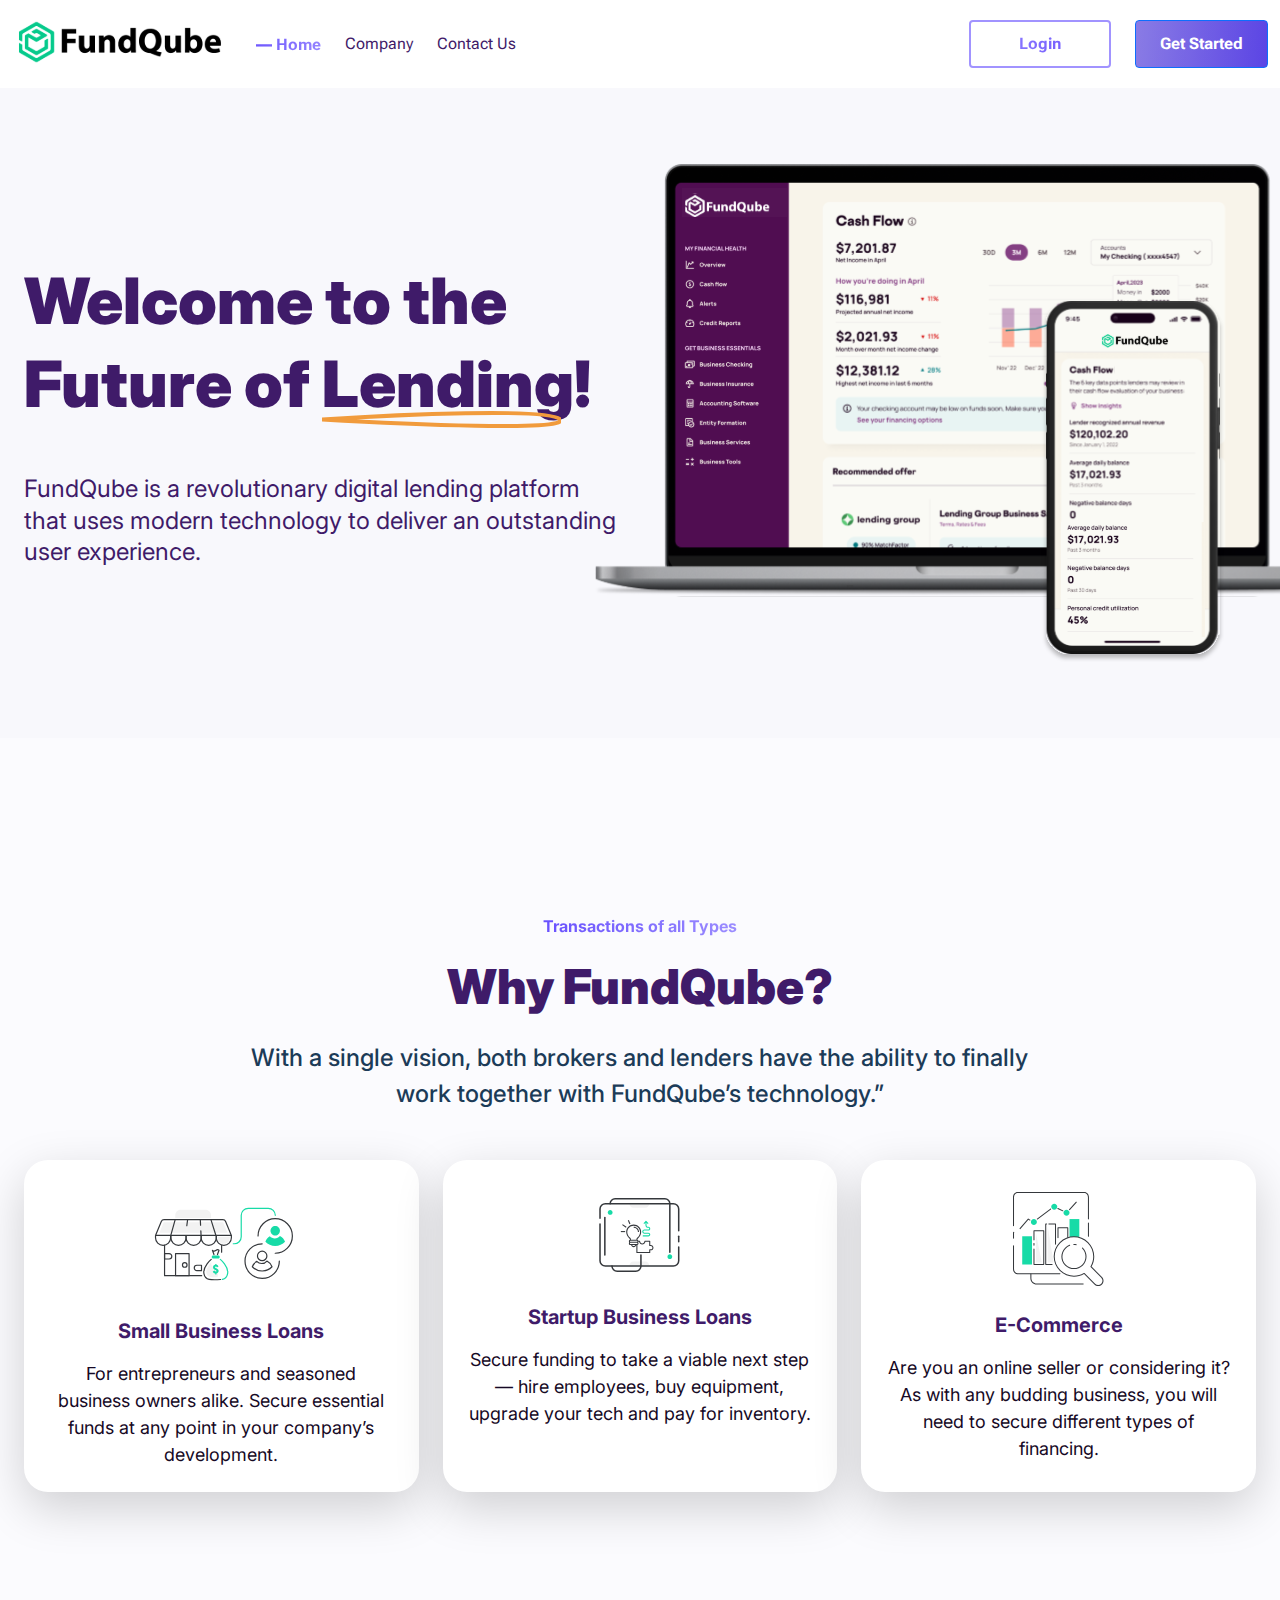
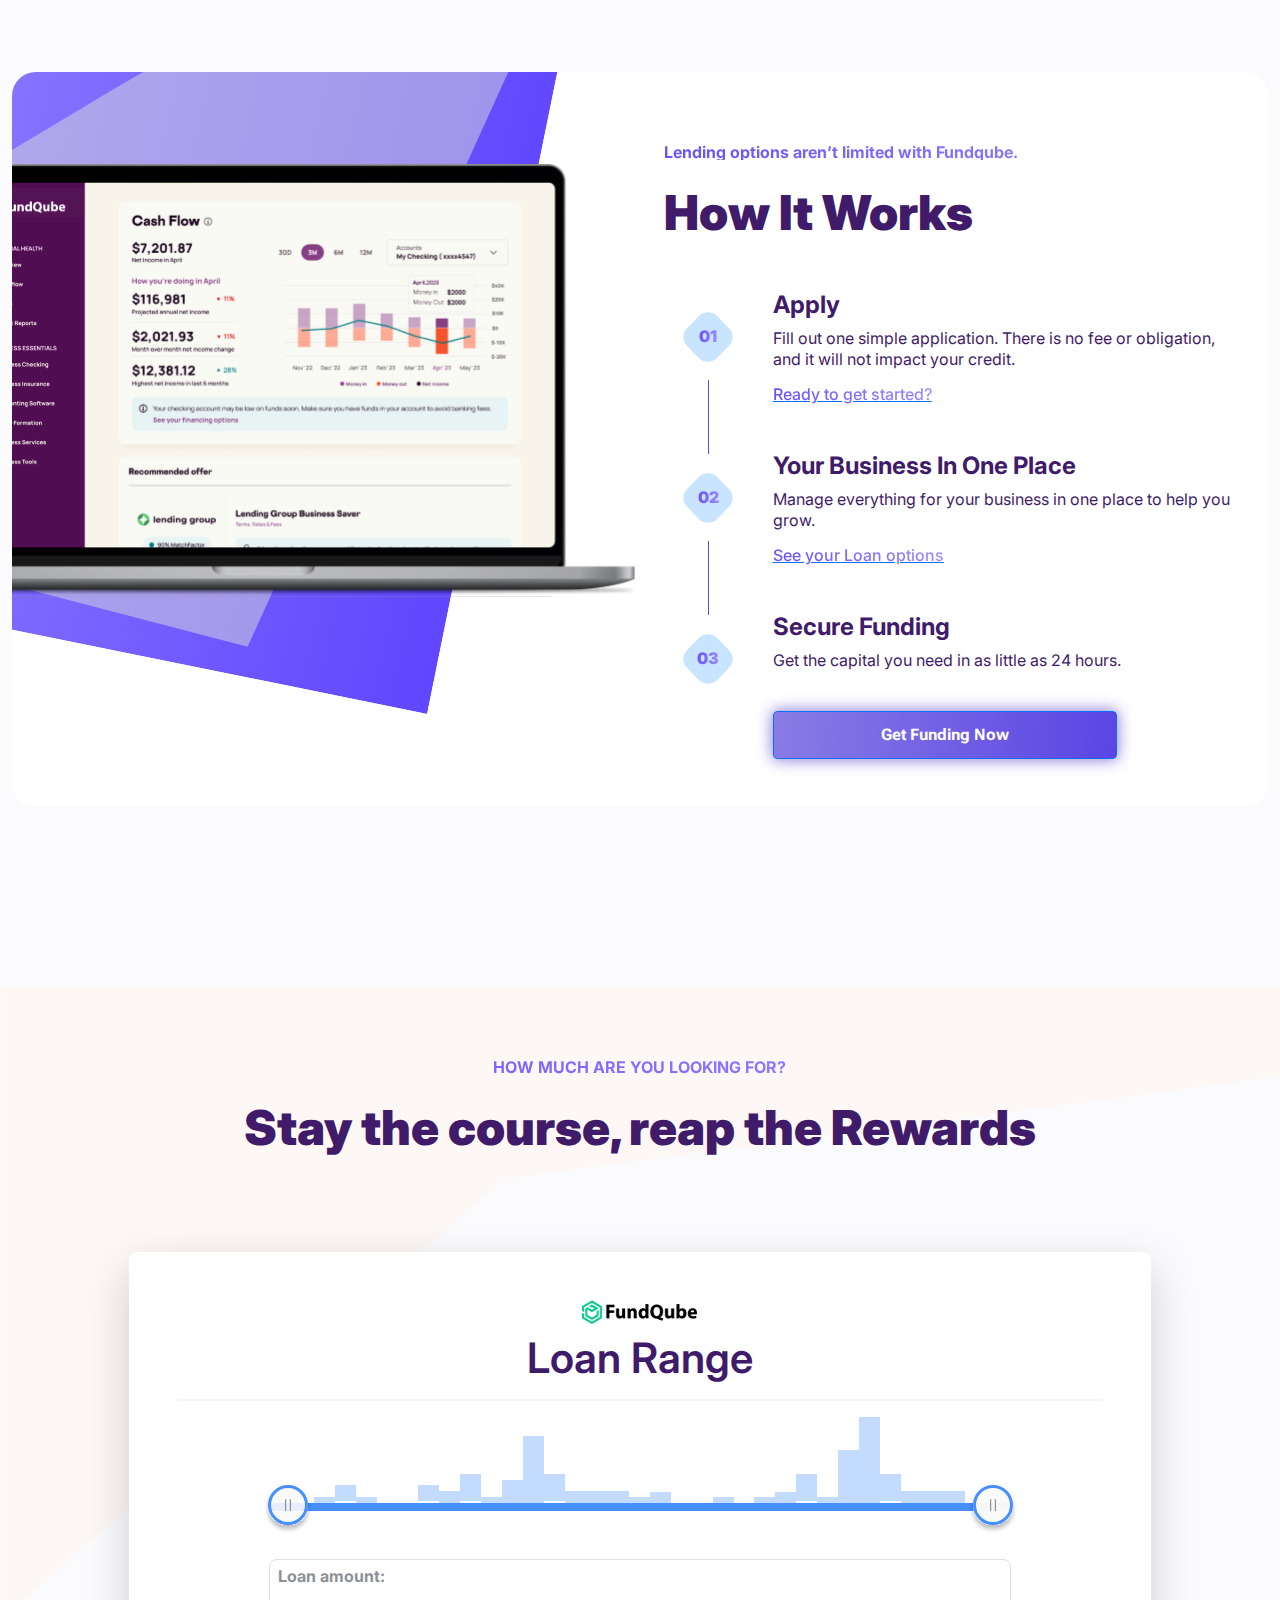
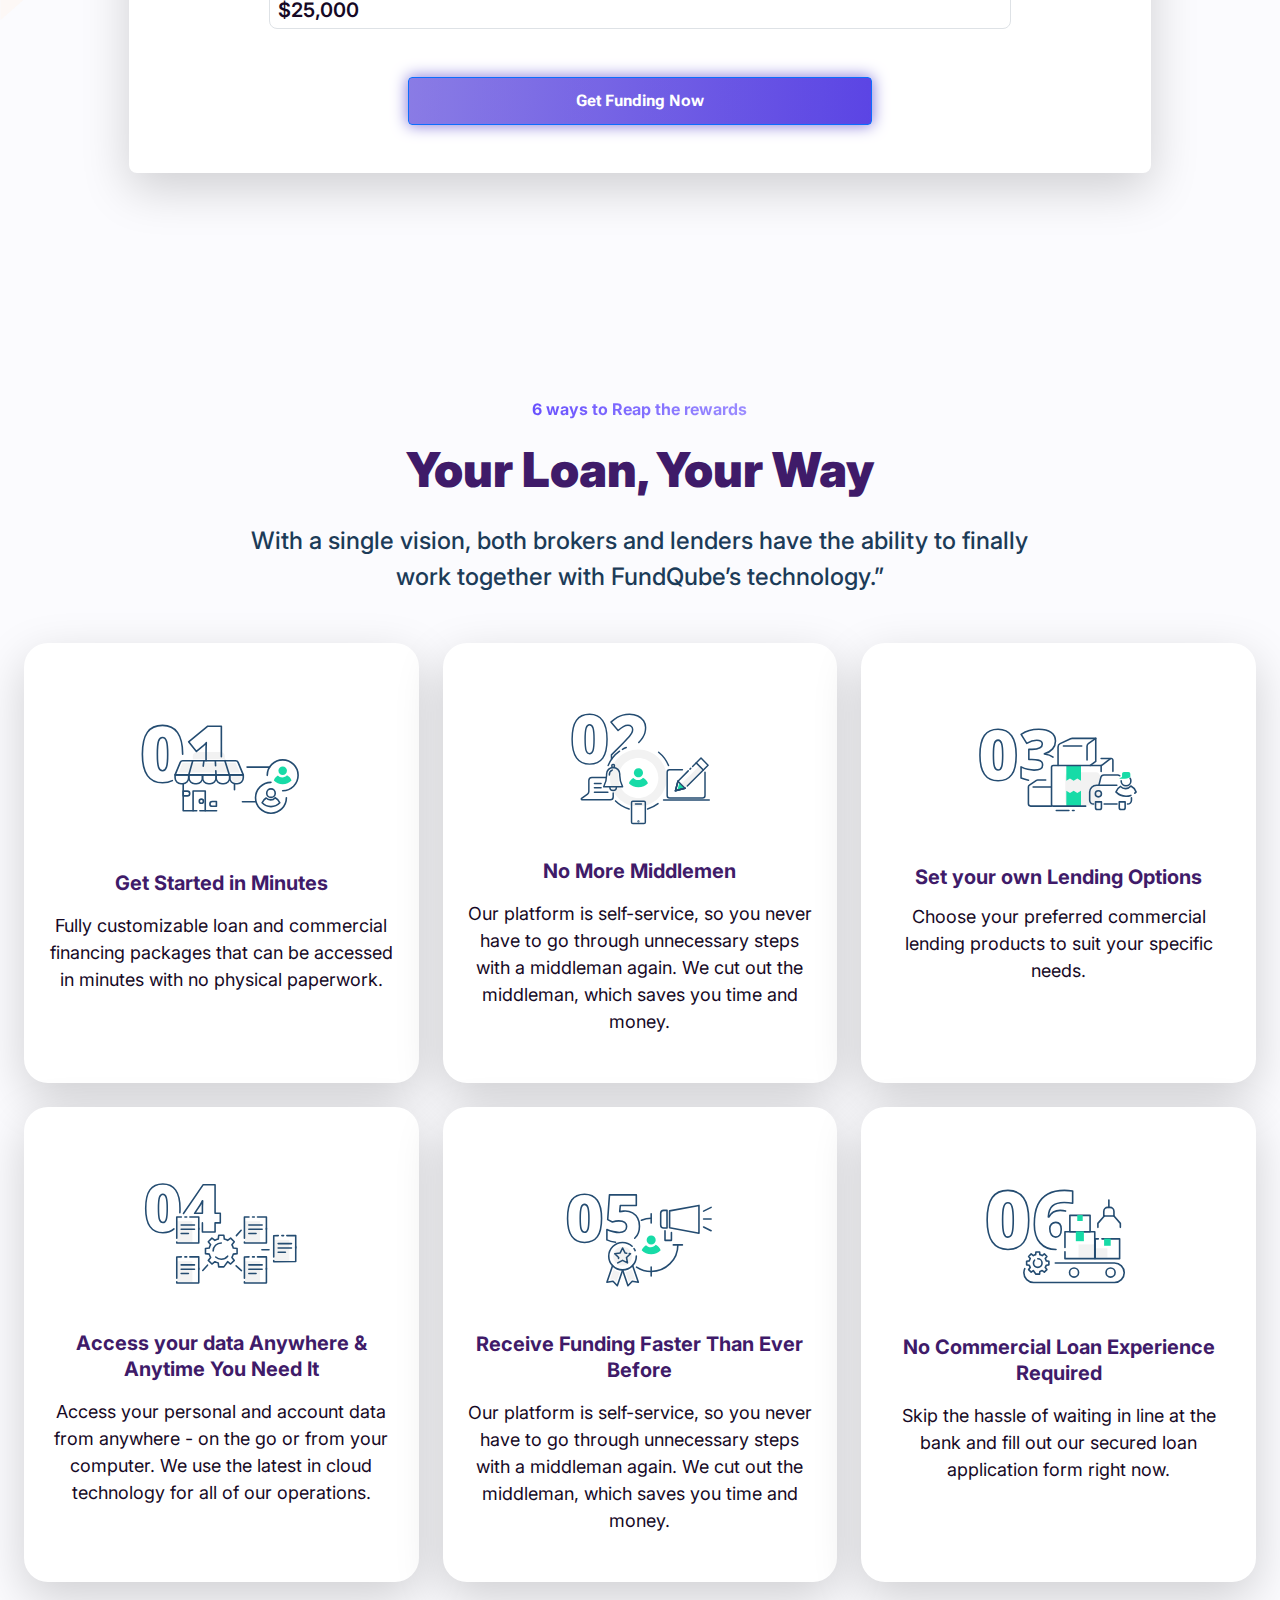
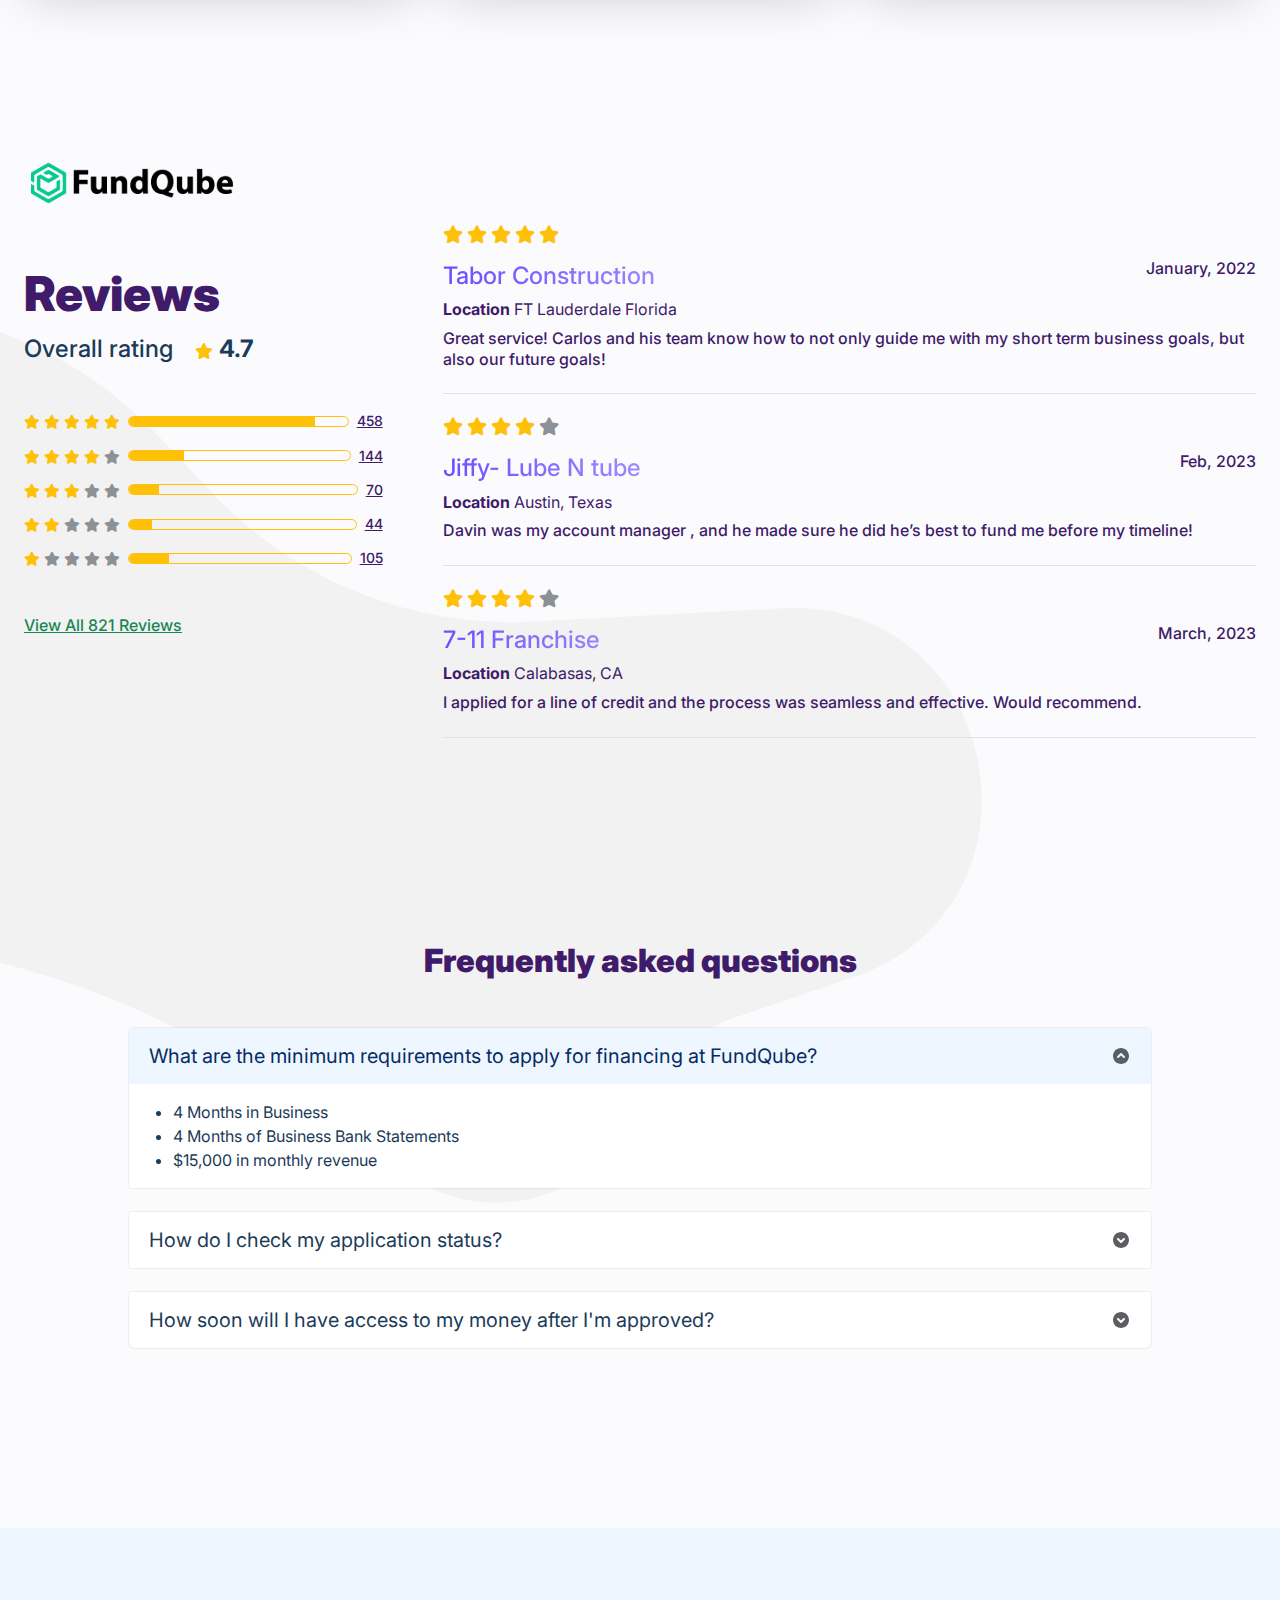
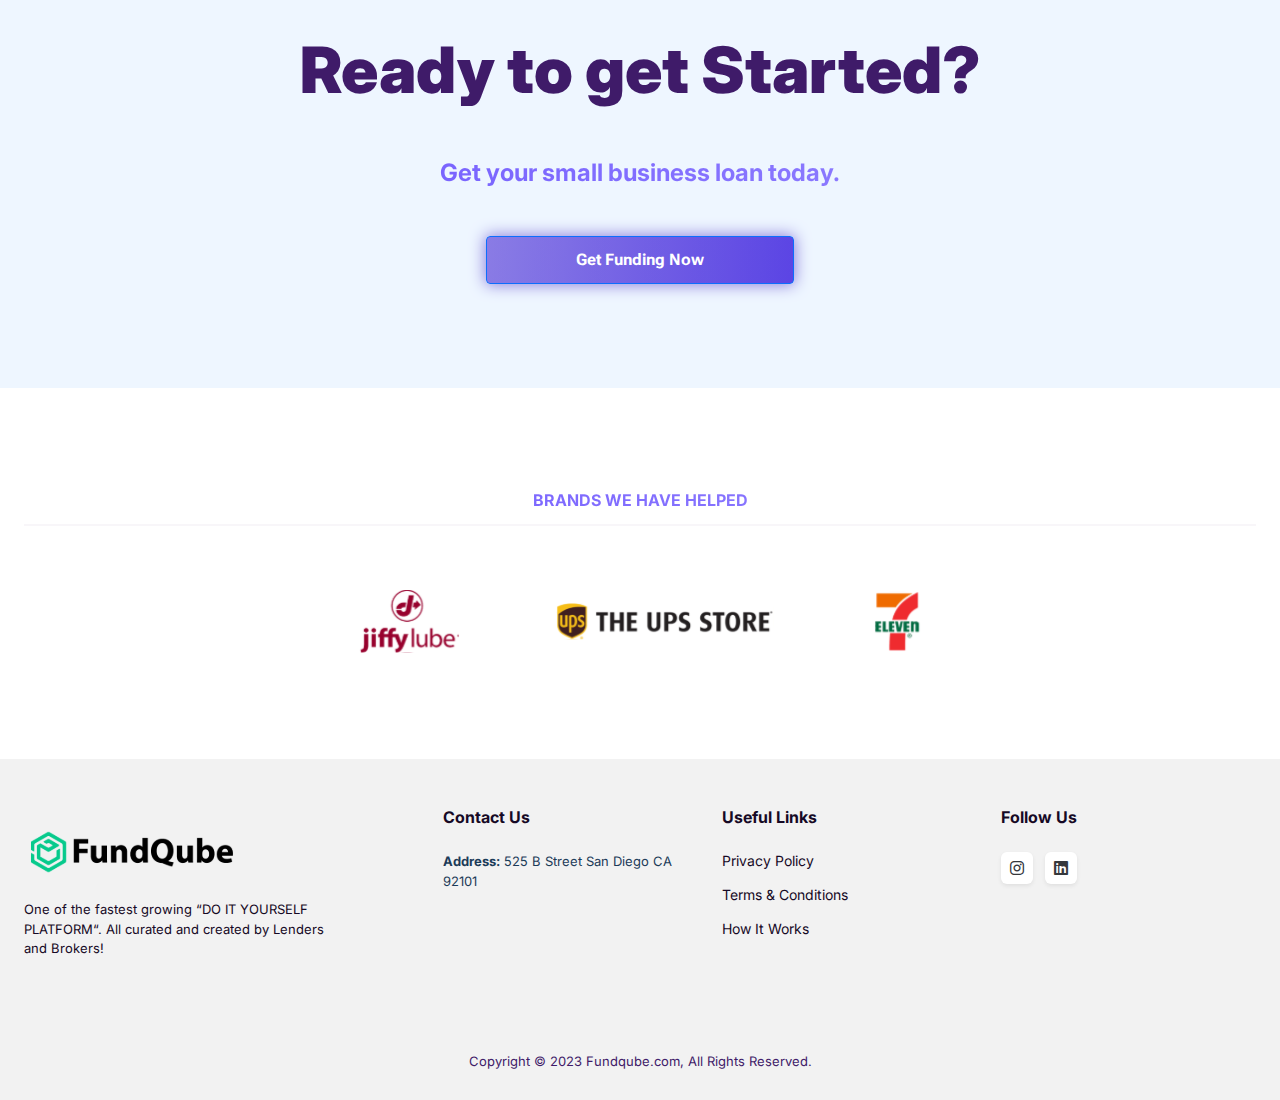
<file: index.html>
<!doctype html>
<html lang="en">
<head>
<meta charset="utf-8" />
<meta name="viewport" content="width=device-width, initial-scale=1" />
<link rel="shortcut icon" href="images/favicon.png" type="image/x-icon" />
<title>FundQube</title>
<link href="https://cdn.jsdelivr.net/npm/bootstrap@5.3.2/dist/css/bootstrap.min.css" rel="stylesheet" />
<link href="https://cdnjs.cloudflare.com/ajax/libs/font-awesome/6.4.2/css/all.min.css" rel="stylesheet" />
<link href="css/custom.css" rel="stylesheet" />
</head>
<body>
<div class="blurlayer">
  <nav class="navbar navbar-expand-lg bg-white py-3 fixed-top z-5">
    <div class="container"> <a class="navbar-brand" href="index.html"><img src="images/logo.svg" alt="Logo" class="img-fluid" /></a>
      <button class="navbar-toggler" type="button" data-bs-toggle="collapse" data-bs-target="#navbarSupportedContent" aria-controls="navbarSupportedContent" aria-expanded="false" aria-label="Toggle navigation"> <span class="navbar-toggler-icon"></span> </button>
      <div class="collapse navbar-collapse" id="navbarSupportedContent">
        <ul class="navbar-nav me-auto mb-2 mb-lg-0">
          <li class="nav-item"> <a class="nav-link active" aria-current="page" href="index.html"><strong>&mdash;</strong> Home</a> </li>
          <li class="nav-item"> <a class="nav-link" href="about-us.html" role="button" > <strong>&mdash;</strong> Company </a>
          </li>
          <li class="nav-item"> <a class="nav-link" href="contact-us.html"><strong>—</strong> Contact Us</a> </li>
          <!--<li class="nav-item"> <a class="nav-link" href="javascript:;"><strong>—</strong> Blog</a> </li>-->
        </ul>
        <form class="d-flex gap-4" role="search">
            <a href="login.html" class="btn btn-secondary px-lg-5 px-md-3 px-sm-2 centered-anchor">Login</a>
            <a href="get-started.html" class="btn btn-primary px-lg-4 px-md-3 px-sm-2 centered-anchor">Get Started</a>
        </form>
      </div>
    </div>
  </nav>
  
  <!-- Top Navigation Code Ends Here -->
  
  <section class="main-banner position-relative d-flex align-items-center">
    <div class="container">
      <div class="row">
        <div class="col-md-6">
          <h1 class="fw-900 line-height-1-3 text-custom3">Welcome to the Future of <span class="position-relative">Lending!</span></h1>
          <p class="d-block pt-5 fs-24 line-height-1-3">FundQube is a revolutionary digital lending platform that uses modern technology to deliver an outstanding user experience.</p>
        </div>
      </div>
    </div>
    <img src="images/banner-laptop.svg" alt="Banner Laptop" class="img-fluid position-absolute top-50 end-0 translate-middle-y" /> </section>
  
  <!-- Main Banner Code Ends Here -->
  
  <section class="why-fund section-top-space">
    <div class="container">
      <div class="row">
        <div class="col-lg-2 col-md-1"> </div>
        <div class="col-lg-8 col-md-10 text-center"> <strong class="secondary-color fs-16 fw-700">Transactions of all Types</strong>
          <h2 class="text-primary py-4 fs-48 fw-900">Why FundQube?</h2>
          <span class="fs-24 fw-500 line-height-1-5 text-custom mb-2">With a single vision, both brokers and lenders have the ability to
          finally work together with FundQube&rsquo;s technology.&rdquo;</span> </div>
        <div class="col-lg-2 col-md-1"> </div>
      </div>
      <div class="row align-items-stretch">
        <div class="col-md-4 mt-5">
          <div class="why-fund-box bg-white shadow-lg p-4 text-center radius-24 h-100"> <img src="images/why-fund-icon1.svg" alt="Icon" class="mt-2" /> <strong class="d-block mt-4 mb-3 fw-700 fs-20 line-height-1-3">Small Business Loans</strong>
            <p class="text-custom2 fs-18 line-height-1-5">For entrepreneurs and seasoned business owners alike. Secure essential funds at any point in your company’s development.</p>
          </div>
        </div>
        <div class="col-md-4 mt-5">
          <div class="why-fund-box bg-white shadow-lg p-4 text-center radius-24 h-100"> <img src="images/why-fund-icon2.svg" alt="Icon" class="mt-2" /> <strong class="d-block mt-4 mb-3 fw-700 fs-20 line-height-1-3">Startup Business Loans</strong>
            <p class="text-custom2 fs-18 line-height-1-5">Secure funding to take a viable next step — hire employees, buy equipment, upgrade your tech and pay for inventory.</p>
          </div>
        </div>
        <div class="col-md-4 mt-5">
          <div class="why-fund-box bg-white shadow-lg p-4 text-center radius-24 h-100"> <img src="images/why-fund-icon3.svg" alt="Icon" class="mt-2" /> <strong class="d-block mt-4 mb-3 fw-700 fs-20 line-height-1-3">E-Commerce</strong>
            <p class="text-custom2 fs-18 line-height-1-5">Are you an online seller or considering it? As with any budding business, you will need to secure different types of financing.</p>
          </div>
        </div>
      </div>
    </div>
    <div class="clearfix"></div>
  </section>
  
  <!-- Why Fund Code Ends Here -->
  
  <div class="container section-top-space">
    <section class="how-it-works bg-white radius-24 overflow-hidden">
      <div class="row">
        <div class="col-md-6 p-0"> <img src="images/how-it-works.svg" alt="Hpw It Works Laptop" class="img-fluid" /> </div>
        <div class="col-md-6 px-md-4"> <strong class="secondary-color fs-16 fw-700 pt-5 mt-4 d-block">Lending options aren&rsquo;t limited with Fundqube.</strong>
          <h2 class="text-primary py-4 fs-48 fw-900">How It Works</h2>
          <div class="row py-4 position-relative">
            <div class="col-2">
              <h3 class="fw-900 text-center mt-3"><b class="secondary-color">01</b></h3>
            </div>
            <div class="col-10"> <strong class="fs-24 fw-700 line-height-1-3">Apply</strong>
              <p class="fs-16 mt-2 mb-3 line-height-1-3">Fill out one simple application. There is no fee or obligation, and it will not impact your credit.</p>
              <a class="fs-16 fw-500 secondary-color link-underline" href="javascript:;">Ready to get started?</a> </div>
          </div>
          <div class="row py-4 position-relative">
            <div class="col-2">
              <h3 class="fw-900 text-center mt-3"><b class="secondary-color">02</b></h3>
            </div>
            <div class="col-10"> <strong class="fs-24 fw-700 line-height-1-3">Your Business In One Place</strong>
              <p class="fs-16 mt-2 mb-3 line-height-1-3">Manage everything for your business in one place to help you grow.</p>
              <a class="fs-16 fw-500 secondary-color link-underline" href="javascript:;">See your Loan options</a> </div>
          </div>
          <div class="row py-4">
            <div class="col-2">
              <h3 class="fw-900 text-center mt-3"><b class="secondary-color">03</b></h3>
            </div>
            <div class="col-10"> <strong class="fs-24 fw-700 line-height-1-3">Secure Funding</strong>
              <p class="fs-16 mt-2 mb-3 line-height-1-3">Get the capital you need in as little as 24 hours.</p>
              <button class="btn btn-primary w-75 my-4 b-shadow btn-canvas" data-bs-toggle="offcanvas" data-bs-target="#submitNow" aria-controls="submitNow">Get Funding Now</button>
            </div>
          </div>
        </div>
      </div>
    </section>
  </div>
  
  <!-- How It Works Code Ends Here -->
  
  <section class="stay-the-course section-top-space py-5">
    <div class="container">
      <div class="row">
        <div class="col-lg-1 col-md-12"></div>
        <div class="col-lg-10 col-md-12"> <strong class="secondary-color fs-16 fw-700 pt-4 d-block text-uppercase text-center">How much are you looking for?</strong>
          <h2 class="text-primary pt-4 pb-5 fs-48 fw-900 text-center">Stay the course, reap the Rewards</h2>
          <div class="range-slider-box bg-white borde rounded-3 p-md-5 shadow-lg mt-5"> <img src="images/logo.svg" alt="Logo" width="123" class="img-fluid text-center mx-auto d-block mb-2" />
            <h3 class="fw-600 fs-42 custom-color2 text-center">Loan Range</h3>
            <hr />
            <img src="images/range-slider.svg" alt="Range Slider Buildings" class="img-fluid mx-auto text-center d-block mt-2" />
            <div class="outerrainge">
              <div id="slider-range"></div>
              <div class="row mt-5 align-items-center">
                <div class="col-md-12 p-0">
                  <div class="border rounded-3 p-2 w-100"> <strong class="fw500 fs-16 text-light">Loan amount:</strong> <br />
                    <br />
                    <span class="fw-600 fs-20 text-custom2" id="slider-range-value1"></span> </div>
                </div>
              </div>
            </div>
            <div class="text-center mt-5">
              <button class="btn btn-primary w-50 b-shadow btn-canvas" data-bs-toggle="offcanvas" data-bs-target="#submitNow" aria-controls="submitNow">Get Funding Now</button>
            </div>
          </div>
        </div>
        <div class="col-lg-1 col-md-12"></div>
      </div>
    </div>
  </section>
  
  <!-- Stay The Course Code Ends Here -->
  
  <section class="why-fund section-top-space">
    <div class="container">
      <div class="row">
        <div class="col-lg-2 col-md-1"> </div>
        <div class="col-lg-8 col-md-10 text-center"> 
          <strong class="secondary-color fs-16 fw-700">6 ways to Reap the rewards</strong>
          <h2 class="text-primary py-4 fs-48 fw-900">Your Loan, Your Way</h2>
          <span class="fs-24 fw-500 line-height-1-5 text-custom mb-2">With a single vision, both brokers and lenders have the ability to finally work together with FundQube&rsquo;s technology.&rdquo;</span> </div>
        <div class="col-lg-2 col-md-1"> </div>
      </div>
      <div class="row align-items-stretch">
        <div class="col-md-4 mt-5">
          <div class="why-fund-box bg-white shadow-lg px-4 py-5 text-center radius-24 h-100"> <img src="images/your-loan-icon1.svg" alt="Icon" class="mt-2" /> <strong class="d-block mt-4 mb-3 fw-700 fs-20 line-height-1-3">Get Started in Minutes</strong>
            <p class="text-custom2 fs-18 line-height-1-5">Fully customizable loan and commercial financing packages that can be accessed in minutes with no physical paperwork.</p>
          </div>
        </div>
        <div class="col-md-4 mt-5">
          <div class="why-fund-box bg-white shadow-lg px-4 py-5 text-center radius-24 h-100"> <img src="images/your-loan-icon2.svg" alt="Icon" class="mt-2" /> <strong class="d-block mt-4 mb-3 fw-700 fs-20 line-height-1-3">No More Middlemen</strong>
            <p class="text-custom2 fs-18 line-height-1-5">Our platform is self-service, so you never have to go through unnecessary steps with a middleman again. We cut out the middleman, which saves you time and money.</p>
          </div>
        </div>
        <div class="col-md-4 mt-5">
          <div class="why-fund-box bg-white shadow-lg px-4 py-5 text-center radius-24 h-100"> <img src="images/your-loan-icon3.svg" alt="Icon" class="mt-2" /> <strong class="d-block mt-4 mb-3 fw-700 fs-20">Set your own Lending Options</strong>
            <p class="text-custom2 fs-18 line-height-1-5">Choose your preferred commercial lending products to suit your specific needs.</p>
          </div>
        </div>
      </div>
      <div class="row align-items-stretch">
        <div class="col-md-4 mt-4">
          <div class="why-fund-box bg-white shadow-lg px-4 py-5 text-center radius-24 h-100"> <img src="images/your-loan-icon4.svg" alt="Icon" class="mt-2" /> <strong class="d-block mt-4 mb-3 fw-700 fs-20 line-height-1-3">Access your data Anywhere &amp; Anytime You Need It</strong>
            <p class="text-custom2 fs-18 line-height-1-5">Access your personal and account data from anywhere - on the go or from your computer. We use the latest in cloud technology for all of our operations.</p>
          </div>
        </div>
        <div class="col-md-4 mt-4">
          <div class="why-fund-box bg-white shadow-lg px-4 py-5 text-center radius-24 h-100"> <img src="images/your-loan-icon5.svg" alt="Icon" class="mt-2" /> <strong class="d-block mt-4 mb-3 fw-700 fs-20 line-height-1-3">Receive Funding Faster Than Ever Before</strong>
            <p class="text-custom2 fs-18 line-height-1-5">Our platform is self-service, so you never have to go through unnecessary steps with a middleman again. We cut out the middleman, which saves you time and money.</p>
          </div>
        </div>
        <div class="col-md-4 mt-4">
          <div class="why-fund-box bg-white shadow-lg px-4 py-5 text-center radius-24 h-100"> <img src="images/your-loan-icon6.svg" alt="Icon" class="mt-2" /> <strong class="d-block mt-4 mb-3 fw-700 fs-20 line-height-1-3">No Commercial Loan Experience Required</strong>
            <p class="text-custom2 fs-18 line-height-1-5">Skip the hassle of waiting in line at the bank and fill out our secured loan application form right now.</p>
          </div>
        </div>
      </div>
    </div>
    <div class="clearfix"></div>
  </section>
  
  <!-- Your Loan Code Ends Here -->
  
  <section class="combine-sections">
    <div class="container">
      <section class="three-sections section-top-space">
        <div class="row">
          <div class="col-lg-4 col-md-5 pe-md-5"> <img src="images/logo.svg" alt="Logo" class="img-fluid mb-5" width="216" />
            <h3 class="fs-48 line-height-1-3 text-custom3 fw-900 my-2">Reviews</h3>
            <span class="fs-24 line-height-1-3 fw-500 text-custom d-block mb-5">Overall rating <i class="ms-3 fs-16 fas fa-star text-warning"></i> <strong>4.7</strong></span>
            <div class="d-flex gap-2 align-items-center mb-3">
              <div class="stars"> <i class="fas fa-star text-warning fs-14"></i> <i class="fas fa-star text-warning fs-14"></i> <i class="fas fa-star text-warning fs-14"></i> <i class="fas fa-star text-warning fs-14"></i> <i class="fas fa-star text-warning fs-14"></i> </div>
              <div class="col">
                <div class="progress bg-transparent border-warning border" role="progressbar" aria-label="Warning example" aria-valuenow="85" aria-valuemin="0" aria-valuemax="100">
                  <div class="progress-bar bg-warning" style="width: 85%"></div>
                </div>
              </div>
              <u class="fs-14 fw-500 line-height-1-3 text-start">458</u> </div>
            <div class="d-flex gap-2 align-items-center mb-3">
              <div class="stars"> <i class="fas fa-star text-warning fs-14"></i> <i class="fas fa-star text-warning fs-14"></i> <i class="fas fa-star text-warning fs-14"></i> <i class="fas fa-star text-warning fs-14"></i> <i class="fas fa-star text-light fs-14"></i> </div>
              <div class="col">
                <div class="progress bg-transparent border-warning border" role="progressbar" aria-label="Warning example" aria-valuenow="25" aria-valuemin="0" aria-valuemax="100">
                  <div class="progress-bar bg-warning" style="width: 25%"></div>
                </div>
              </div>
              <u class="fs-14 fw-500 line-height-1-3 text-start">144</u> </div>
            <div class="d-flex gap-2 align-items-center mb-3">
              <div class="stars"> <i class="fas fa-star text-warning fs-14"></i> <i class="fas fa-star text-warning fs-14"></i> <i class="fas fa-star text-warning fs-14"></i> <i class="fas fa-star text-light fs-14"></i> <i class="fas fa-star text-light fs-14"></i> </div>
              <div class="col">
                <div class="progress bg-transparent border-warning border" role="progressbar" aria-label="Warning example" aria-valuenow="13" aria-valuemin="0" aria-valuemax="100">
                  <div class="progress-bar bg-warning" style="width: 13%"></div>
                </div>
              </div>
              <u class="fs-14 fw-500 line-height-1-3 text-start">70</u> </div>
            <div class="d-flex gap-2 align-items-center mb-3">
              <div class="stars"> <i class="fas fa-star text-warning fs-14"></i> <i class="fas fa-star text-warning fs-14"></i> <i class="fas fa-star text-light fs-14"></i> <i class="fas fa-star text-light fs-14"></i> <i class="fas fa-star text-light fs-14"></i> </div>
              <div class="col">
                <div class="progress bg-transparent border-warning border" role="progressbar" aria-label="Warning example" aria-valuenow="10" aria-valuemin="0" aria-valuemax="100">
                  <div class="progress-bar bg-warning" style="width: 10%"></div>
                </div>
              </div>
              <u class="fs-14 fw-500 line-height-1-3 text-start">44</u> </div>
            <div class="d-flex gap-2 align-items-center mb-3">
              <div class="stars"> <i class="fas fa-star text-warning fs-14"></i> <i class="fas fa-star text-light fs-14"></i> <i class="fas fa-star text-light fs-14"></i> <i class="fas fa-star text-light fs-14"></i> <i class="fas fa-star text-light fs-14"></i> </div>
              <div class="col">
                <div class="progress bg-transparent border-warning border" role="progressbar" aria-label="Warning example" aria-valuenow="18" aria-valuemin="0" aria-valuemax="100">
                  <div class="progress-bar bg-warning" style="width: 18%"></div>
                </div>
              </div>
              <u class="fs-14 fw-500 line-height-1-3 text-start">105</u> </div>
            <a class="text-success fs-16 fw-500 line-height-1-3 text-capitalize mt-5 d-block" href="javascript:;">View all 821 reviews</a> </div>
          <div class="col-lg-8 colmd-7 pt-5">
            <div class="reviews">
              <div class="d-flex justify-content-between align-items-center">
                <div>
                  <div class="stars my-3"> <i class="fas fa-star text-warning fs-18"></i> <i class="fas fa-star text-warning fs-18"></i> <i class="fas fa-star text-warning fs-18"></i> <i class="fas fa-star text-warning fs-18"></i> <i class="fas fa-star text-warning fs-18"></i> </div>
                  <h3 class="fs-24 line-height-1-3 fw-500 secondary-color">Tabor Construction</h3>
                  <small class="fs-16 line-height-1-3 text-custom3 d-block my-2"><strong>Location</strong> FT Lauderdale Florida</small> </div>
                <div class="fs-16 line-height-1-3 fw-500">January, 2022</div>
              </div>
              <p class="fs-16 line-height-1-3 fw-500 text-custom3">Great service! Carlos and his team know how to not only guide me with my short term business goals, but also our future goals!</p>
              <b class="border-bottom d-block mt-4"></b> </div>
            <div class="reviews mt-2">
              <div class="d-flex justify-content-between align-items-center">
                <div>
                  <div class="stars my-3"> <i class="fas fa-star text-warning fs-18"></i> <i class="fas fa-star text-warning fs-18"></i> <i class="fas fa-star text-warning fs-18"></i> <i class="fas fa-star text-warning fs-18"></i> <i class="fas fa-star text-light fs-18"></i> </div>
                  <h3 class="fs-24 line-height-1-3 fw-500 secondary-color">Jiffy- Lube N tube</h3>
                  <small class="fs-16 line-height-1-3 text-custom3 d-block my-2"><strong>Location</strong> Austin, Texas</small> </div>
                <div class="fs-16 line-height-1-3 fw-500">Feb, 2023</div>
              </div>
              <p class="fs-16 line-height-1-3 fw-500 text-custom3">Davin was my account manager , and he made sure he did he’s best to fund me before my timeline!</p>
              <b class="border-bottom d-block mt-4"></b> </div>
            <div class="reviews mt-2">
              <div class="d-flex justify-content-between align-items-center">
                <div>
                  <div class="stars my-3"> <i class="fas fa-star text-warning fs-18"></i> <i class="fas fa-star text-warning fs-18"></i> <i class="fas fa-star text-warning fs-18"></i> <i class="fas fa-star text-warning fs-18"></i> <i class="fas fa-star text-light fs-18"></i> </div>
                  <h3 class="fs-24 line-height-1-3 fw-500 secondary-color">7-11 Franchise</h3>
                  <small class="fs-16 line-height-1-3 text-custom3 d-block my-2"><strong>Location</strong> Calabasas, CA</small> </div>
                <div class="fs-16 line-height-1-3 fw-500">March, 2023</div>
              </div>
              <p class="fs-16 line-height-1-3 fw-500 text-custom3">I applied for a line of credit and the process was seamless and effective. Would recommend.</p>
              <b class="border-bottom d-block mt-4"></b> </div>
          </div>
        </div>
      </section>
      <section class="faqs section-top-space">
        <h2 class="text-primary py-4 fs-32 fw-900 text-center">Frequently asked questions</h2>
        <div class="row">
          <div class="col-lg-1 colmd-12"></div>
          <div class="col-lg-10 colmd-12">
            <div class="accordion" id="accordionExample">
              <div class="accordion-item mt-4 shadow-md">
                <h2 class="accordion-header">
                  <button class="accordion-button fs-20 text-custom" type="button" data-bs-toggle="collapse" data-bs-target="#collapseOne" aria-expanded="true" aria-controls="collapseOne"> What are the minimum requirements to apply for financing at FundQube? </button>
                </h2>
                <div id="collapseOne" class="accordion-collapse collapse show" data-bs-parent="#accordionExample">
                  <div class="accordion-body bg-white fs-16 line-height-1-5">
                    <ul class="ps-4 fs-16 text-custom">
                      <li>4 Months in Business</li>
                      <li>4 Months of Business Bank Statements</li>
                      <li>$15,000 in monthly revenue</li>
                    </ul>
                  </div>
                </div>
              </div>
              <div class="accordion-item mt-4 shadow-md">
                <h2 class="accordion-header">
                  <button class="accordion-button collapsed fs-20 text-custom" type="button" data-bs-toggle="collapse" data-bs-target="#collapseTwo" aria-expanded="false" aria-controls="collapseTwo"> How do I check my application status? </button>
                </h2>
                <div id="collapseTwo" class="accordion-collapse collapse" data-bs-parent="#accordionExample">
                  <div class="accordion-body bg-white fs-16 line-height-1-5">
                    <p class="m-0 fs-16 line-height-1-3">Login to your portal at <a href="https://fundqube.oi" target="_blank">fundqube.oi</a> to check your application status. It can take up to 2 business days for an update to occur.</p>
                  </div>
                </div>
              </div>
              <div class="accordion-item mt-4 shadow-md">
                <h2 class="accordion-header">
                  <button class="accordion-button collapsed fs-20 text-custom" type="button" data-bs-toggle="collapse" data-bs-target="#collapseThree" aria-expanded="false" aria-controls="collapseThree"> How soon will I have access to my money after I&apos;m approved? </button>
                </h2>
                <div id="collapseThree" class="accordion-collapse collapse" data-bs-parent="#accordionExample">
                  <div class="accordion-body bg-white fs-16 line-height-1-5">
                    <p class="m-0 fs-16 line-height-1-3">Depends on the financing product and partner that you are paired with, however we estimate it would take anywhere from 24-72 hours to receive the capital from receipt of initial required documentation.</p>
                  </div>
                </div>
              </div>
            </div>
          </div>
          <div class="col-lg-1 colmd-12"></div>
        </div>
      </section>
    </div>
  </section>
  
  <!-- Comined Sections Code Ends Here -->
  
  <section class="ready py-5 section-top-space">
    <div class="container py-2">
      <div class="row">
        <div class="col-12 text-center">
          <h2 class="fw-900 text-primary mt-5">Ready to get Started?</h2>
          <p class="fs-24 fw-700 line-height-1-3 secondary-color my-5">Get your small business loan today.</p>
          <button class="btn btn-primary w-25 mb-5 b-shadow btn-canvas" data-bs-toggle="offcanvas" data-bs-target="#submitNow" aria-controls="submitNow"> Get Funding Now</button>
        </div>
      </div>
    </div>
  </section>
  
  <!-- Ready Sections Code Ends Here -->
  
  <section class="py-5 bg-white">
    <div class="container py-2">
      <div class="row">
        <div class="col-12 text-center">
          <strong class="secondary-color fs-16 fw-700 text-uppercase mt-5 mt-5 d-block">brands we have helped</strong>
          <!--<h2 class="text-primary py-4 fs-32 fw-900">As seen in</h2>-->
          <hr />
          <div class="d-flex gap-5 align-items-center justify-content-center pb-5">
            <a href="javascript:;" class="mt-5 mx-md-4"><img src="images/brand1.svg" alt="Brands" class="img-fluid" /></a>
            <a href="javascript:;" class="mt-5 mx-md-4"><img src="images/brand2.svg" alt="Brands" class="img-fluid" /></a>
            <a href="javascript:;" class="mt-5 mx-md-4"><img src="images/brand3.svg" alt="Brands" class="img-fluid" /></a>
          </div>
        </div>
      </div>
    </div>
  </section>
  
  <!-- Brands Sections Code Ends Here -->
  
  <footer class="pt-5 pb-3" style="background: #F2F2F2;">
    <div class="container">
      <div class="row">
        <div class="col-md-4 mt-4"> <a href="index.html"><img src="images/logo.svg" alt="Logo" class="img-fluid" /></a>
          <p class="mt-4 text-custom2 line-height-1-5">One of the fastest growing &ldquo;DO IT YOURSELF <br>
            PLATFORM&ldquo;. All curated and created by Lenders <br>
            and Brokers!</p>
        </div>
        <div class="col-md-8 p-0">
          <div class="row">
            <div class="col-md-4"> <strong class="fs-16 text-custom2 fw-700 line-height-1-3">Contact Us</strong>
              <p class="mt-4 text-custom line-height-1-5"><strong>Address:</strong> 525 B Street San Diego CA 92101</p>
            </div>
            <div class="col-md-4"> <strong class="fs-16 text-custom2 fw-700 line-height-1-3">Useful Links</strong>
              <ul class="mt-3">
                <li class="d-block py-2"><a href="javascript:;" class="fs-14 text-decoration-none line-height-1-3 text-custom2">Privacy Policy</a></li>
                <li class="d-block py-2"><a href="javascript:;" class="fs-14 text-decoration-none line-height-1-3 text-custom2">Terms &amp; Conditions</a></li>
                <li class="d-block py-2"><a href="javascript:;" class="fs-14 text-decoration-none line-height-1-3 text-custom2">How It Works</a></li>
              </ul>
            </div>
            <div class="col-md-4"> <strong class="fs-16 text-custom2 fw-700 line-height-1-3">Follow Us</strong>
              <ul class="mt-3">
                <!--<li class="d-inline-block py-2 me-2"><a href="javascript:;" class="d-block bg-white social rounded-2 shadow-sm text-center s1"><i class="fab fa-facebook"></i></a></li>-->
                <!--<li class="d-inline-block py-2 me-2"><a href="javascript:;" class="d-block bg-white social rounded-2 shadow-sm text-center s2"><i class="fab fa-twitter"></i></a></li>-->
                <li class="d-inline-block py-2 me-2"><a href="https://instagram.com/fundqube?igshid=MzRlODBiNWFlZA==" target="blank" class="d-block bg-white social rounded-2 shadow-sm text-center s3"><i class="fab fa-instagram"></i></a></li>
                <li class="d-inline-block py-2"><a href="https://www.linkedin.com/company/www-fundqube-io/" target="blank" class="d-block bg-white social rounded-2 shadow-sm text-center s4"><i class="fab fa-linkedin"></i></a></li>
              </ul>
            </div>
          </div>
        </div>
      </div>
      <center class="mt-5 pt-5 mb-3">
        Copyright &copy; 2023 Fundqube.com, All Rights Reserved.
      </center>
    </div>
  </footer>
</div>
<div class="offcanvas offcanvas-end pt-5 pb-2 px-4" data-bs-backdrop="static" tabindex="-1" id="submitNow" aria-labelledby="submitNowLabel">
  <div class="offcanvas-header p-0 text-center d-block position-relative">
    <div class="d-block"> <img src="images/logo.svg" alt="Logo" width="123" class="img-fluid" />
      <h3 class="fs-24 fw-700 line-height-1-5 text-custom2 text-capitalize pt-5">apply now for early bird access</h3>
      <p class="fs-16 line-height-1-3">please let us know a lil more about your business<br />
        🤗 🎉 🍻</p>
      <button type="button" class="btn-close position-absolute end-0 top-0 mt-2" data-bs-dismiss="offcanvas" aria-label="Close"></button>
      <hr class="my-4" />
    </div>
  </div>
  <div class="offcanvas-body py-0">
    <div class="row mt-4">
      <div class="col-6">
        <div class="mb-3 mt-1">
          <label class="form-label fs-16 fw-700">First name</label>
          <input type="text" class="form-control" placeholder="Your first name" />
        </div>
      </div>
      <div class="col-6">
        <div class="mb-3 mt-1">
          <label class="form-label fs-16 fw-700">Last name</label>
          <input type="text" class="form-control" placeholder="Your last name" />
        </div>
      </div>
      <div class="col-12">
        <div class="mb-3 mt-1">
          <label class="form-label fs-16 fw-700">Business name</label>
          <input type="text" class="form-control" placeholder="Enter the name of your business" />
        </div>
      </div>
      <div class="col-12">
        <div class="mb-3 mt-1">
          <label class="form-label fs-16 fw-700">Phone</label>
          <input type="text" class="form-control" placeholder="000-000-0000" />
        </div>
      </div>
    </div>
    <div class="mt-5"> <strong class="secondary-color fs-16 fw-700 pt-4 d-block text-center">Ready to get started?</strong>
      <h2 class="text-primary pt-4 pb-5 fs-2 fw-500 text-center">How much money do you need?</h2>
      <div class="range-slider-box bg-white borde rounded-3 p-md-5 shadow-sm mt-5 mb-3"> <img src="images/logo.svg" alt="Logo" width="123" class="img-fluid text-center mx-auto d-block mb-2" />
        <h3 class="fw-600 fs-24 custom-color2 text-center">Loan Range</h3>
        <hr />
        <img src="images/range-slider.svg" alt="Range Slider Buildings" class="img-fluid mx-auto text-center d-block mt-2" />
        <div class="outerrainge w-100">
          <div id="slider-range2"></div>
          <div class="row mt-5 align-items-center">
            <div class="col-md-12 p-0">
              <div class="border rounded-3 p-2 w-100"> <strong class="fw500 fs-16 text-light">Loan amount:</strong> <br />
                <br />
                <span class="fw-600 fs-20 text-custom2" id="slider-range-value12"></span> </div>
            </div>
          </div>
        </div>
        <div class="text-center mt-5">
          <button class="btn btn-primary w-100 mt-4 rounded-pill b-shadow">Check Rates</button>
        </div>
        <small><i class="fs-14 line-height-1-5 secondary-color text-center mt-4 d-block">Ask us about how you can obtain gift Card</i></small> </div>
    </div>
  </div>
</div>
<script src="https://code.jquery.com/jquery-3.7.1.slim.min.js"></script> 
<script src="https://cdn.jsdelivr.net/npm/bootstrap@5.3.2/dist/js/bootstrap.bundle.min.js"></script> 
<script src="js/range-slider.js"></script> 
<script>
// Requires jQuery

// Initialize slider:
$(document).ready(function() {
  $(".btn-canvas").click(function () {
        $("body").toggleClass("blur"); // Toggle the blur class on the body
    });
    
    // Close the offcanvas when the close button is clicked
    $(".btn-close").click(function () {
        $("body").removeClass("blur"); // Remove the blur class from the body
    });
  $('.noUi-handle').on('click', function() {
    $(this).width(50);
  });
  var rangeSlider = document.getElementById('slider-range');
  var rangeSlider2 = document.getElementById('slider-range2');
//   rangeSlider.addEventListener('touchstart', handleTouchStart, { passive: true });
//   rangeSlider2.addEventListener('touchstart', handleTouchStart, { passive: true });
  var moneyFormat = wNumb({
    decimals: 0,
    thousand: ',',
    prefix: '$'
  });
  noUiSlider.create(rangeSlider, {
    start: [0, 500000],
    step: 1,
    range: {
      'min': [25000],
      'max': [500000]
    },
    format: moneyFormat,
    connect: true
  });
  
  // Set visual min and max values and also update value hidden form inputs
  rangeSlider.noUiSlider.on('update', function(values, handle) {
    document.getElementById('slider-range-value1').innerHTML = values[0];
    document.getElementsByName('min-value').value = moneyFormat.from(
      values[0]);
    document.getElementsByName('max-value').value = moneyFormat.from(
      values[1]);
  });

  var moneyFormat2 = wNumb({
    decimals: 0,
    thousand: ',',
    prefix: '$'
  });
noUiSlider.create(rangeSlider2, {
    start: [0, 500000],
    step: 1,
    range: {
      'min': [25000],
      'max': [500000]
    },
    format: moneyFormat2,
    connect: true
  });
  
  // Set visual min and max values and also update value hidden form inputs
  rangeSlider2.noUiSlider.on('update', function(values, handle) {
    document.getElementById('slider-range-value12').innerHTML = values[0];
    document.getElementsByName('min-value').value = moneyFormat2.from(
      values[0]);
    document.getElementsByName('max-value').value = moneyFormat2.from(
      values[1]);
  });
});




$(window).scroll(function() {    
    var scroll = $(window).scrollTop();

     //>=, not <=
    if (scroll >= 10) {
        $("nav").addClass("shadow-sm");
    }
    else{
        $("nav").removeClass("shadow-sm");
    }
});
</script>
</body>
</html>
</file>
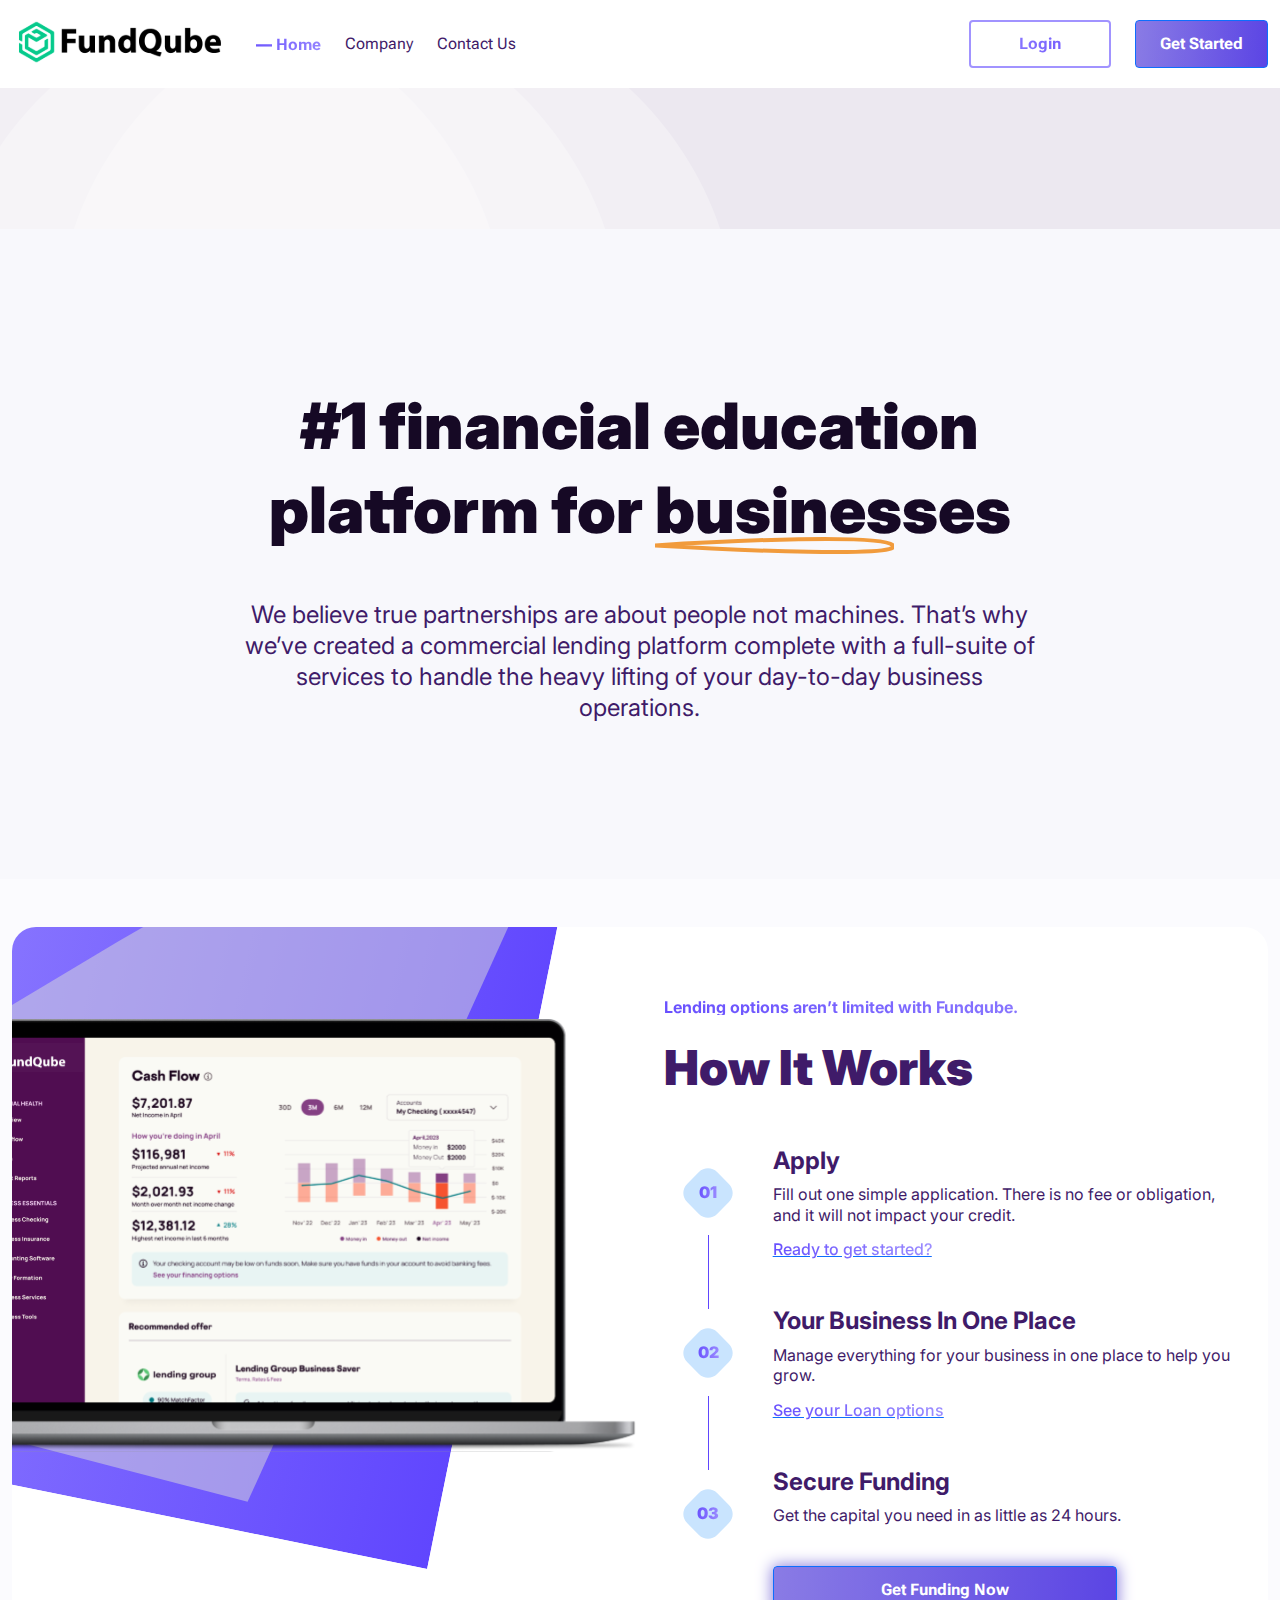
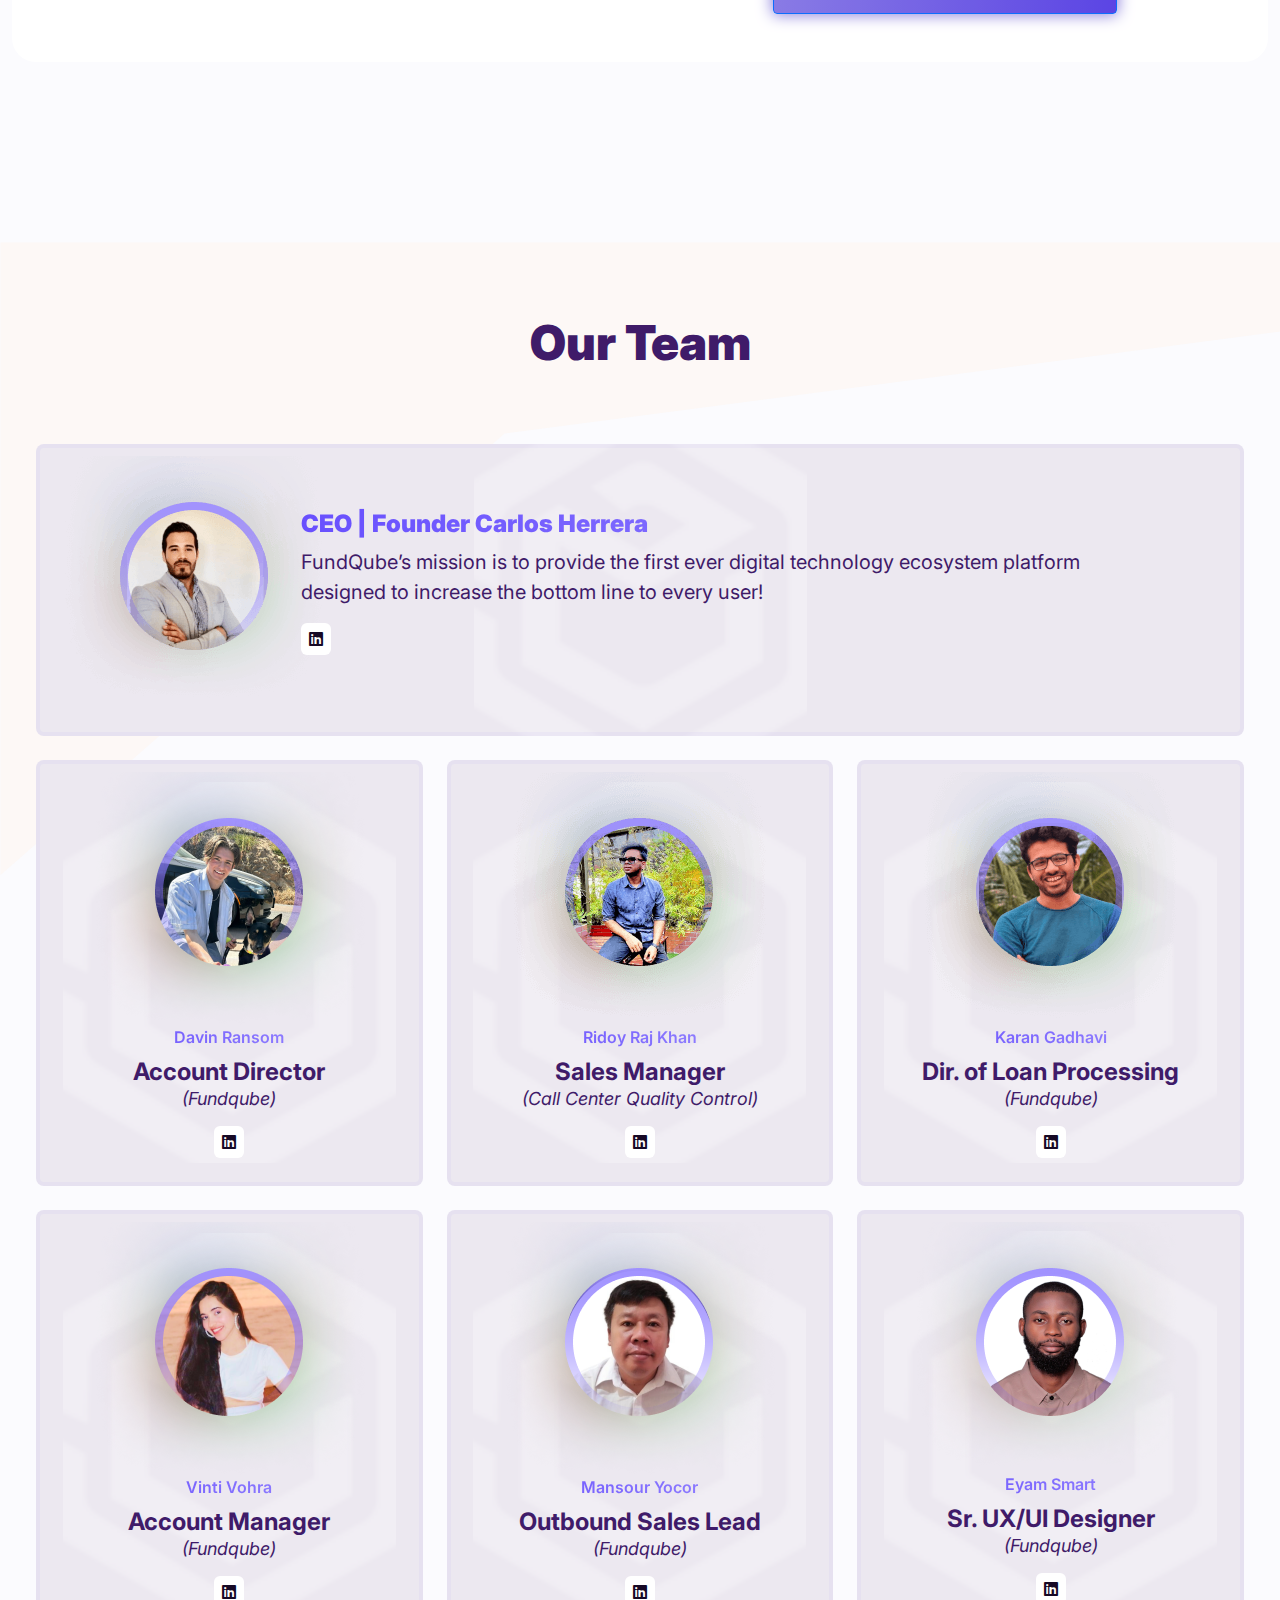
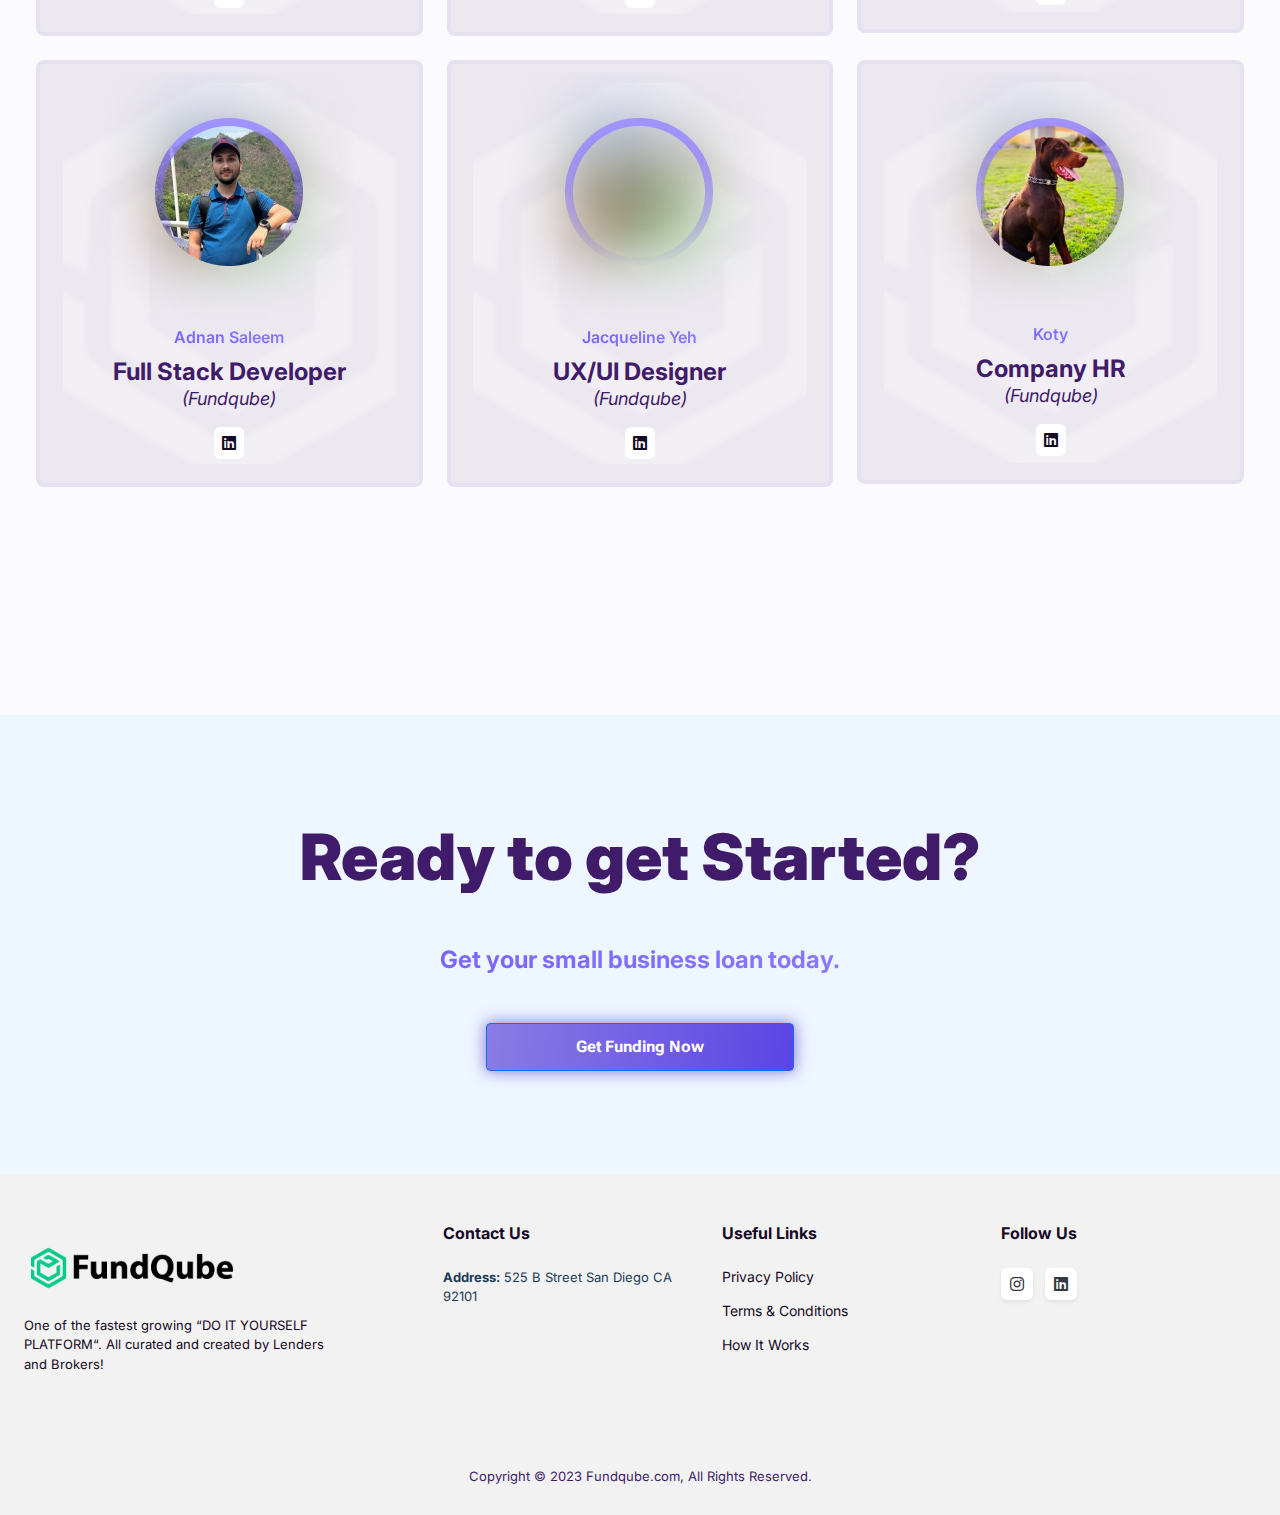
<file: about-us.html>
<!doctype html>
<html lang="en">
<head>
<meta charset="utf-8" />
<meta name="viewport" content="width=device-width, initial-scale=1" />
<link rel="shortcut icon" href="images/favicon.png" type="image/x-icon" />
<title>About Us - FundQube</title>
<link href="https://cdn.jsdelivr.net/npm/bootstrap@5.3.2/dist/css/bootstrap.min.css" rel="stylesheet" />
<link href="https://cdnjs.cloudflare.com/ajax/libs/font-awesome/6.4.2/css/all.min.css" rel="stylesheet" />
<link href="css/custom.css" rel="stylesheet" />
</head>
<body>
<div class="blurlayer">
  <nav class="navbar navbar-expand-lg bg-white py-3 fixed-top z-5">
    <div class="container"> <a class="navbar-brand" href="index.html"><img src="images/logo.svg" alt="Logo" class="img-fluid" /></a>
      <button class="navbar-toggler" type="button" data-bs-toggle="collapse" data-bs-target="#navbarSupportedContent" aria-controls="navbarSupportedContent" aria-expanded="false" aria-label="Toggle navigation"> <span class="navbar-toggler-icon"></span> </button>
      <div class="collapse navbar-collapse" id="navbarSupportedContent">
        <ul class="navbar-nav me-auto mb-2 mb-lg-0">
         <li class="nav-item"> <a class="nav-link active" aria-current="page" href="index.html"><strong>&mdash;</strong> Home</a> </li>
          <li class="nav-item"> <a class="nav-link" href="about-us.html" role="button" > <strong>&mdash;</strong> Company </a>
          </li>
          <li class="nav-item"> <a class="nav-link" href="contact-us.html"><strong>—</strong> Contact Us</a> </li>
          <!--<li class="nav-item"> <a class="nav-link" href="javascript:;"><strong>—</strong> Blog</a> </li>-->
        </ul>
        <form class="d-flex gap-4" role="search">
            <a href="login.html" class="btn btn-secondary px-lg-5 px-md-3 px-sm-2 centered-anchor">Login</a>
            <a href="get-started.html" class="btn btn-primary px-lg-4 px-md-3 px-sm-2 centered-anchor">Get Started</a>
        </form>
      </div>
    </div>
  </nav>
  
  <!-- Top Navigation Code Ends Here -->

  <section class="common-baner"></section>
  
  <section class="main-banner position-relative d-flex align-items-center mt-0 sub-pages">
    <div class="container">
      <div class="row">
        <div class="col-lg-2 col-md-1"></div>
        <div class="col-lg-8 col-md-10 text-center">
          <h1 class="fw-900 line-height-1-3 text-custom2">#1 financial education platform for <span class="position-relative">businesses</span></h1>
          <p class="d-block pt-5 fs-24 line-height-1-3">We believe true partnerships are about people not machines. That’s why we’ve created a commercial lending platform complete with a full-suite of services to handle the heavy lifting of your day-to-day business operations.</p>
        </div>
        <div class="col-lg-2 col-md-1"></div>
      </div>
    </div>
  </section>
  
  <!-- Main Banner Code Ends Here -->
  
  <div class="container mt-5">
    <section class="how-it-works bg-white radius-24 overflow-hidden">
      <div class="row">
        <div class="col-md-6 p-0"> <img src="images/how-it-works.svg" alt="Hpw It Works Laptop" class="img-fluid" /> </div>
        <div class="col-md-6 px-md-4"> <strong class="secondary-color fs-16 fw-700 pt-5 mt-4 d-block">Lending options aren&rsquo;t limited with Fundqube.</strong>
          <h2 class="text-primary py-4 fs-48 fw-900">How It Works</h2>
          <div class="row py-4 position-relative">
            <div class="col-2">
              <h3 class="fw-900 text-center mt-3"><b class="secondary-color">01</b></h3>
            </div>
            <div class="col-10"> <strong class="fs-24 fw-700 line-height-1-3">Apply</strong>
              <p class="fs-16 mt-2 mb-3 line-height-1-3">Fill out one simple application. There is no fee or obligation, and it will not impact your credit.</p>
              <a class="fs-16 fw-500 secondary-color link-underline" href="javascript:;">Ready to get started?</a> </div>
          </div>
          <div class="row py-4 position-relative">
            <div class="col-2">
              <h3 class="fw-900 text-center mt-3"><b class="secondary-color">02</b></h3>
            </div>
            <div class="col-10"> <strong class="fs-24 fw-700 line-height-1-3">Your Business In One Place</strong>
              <p class="fs-16 mt-2 mb-3 line-height-1-3">Manage everything for your business in one place to help you grow.</p>
              <a class="fs-16 fw-500 secondary-color link-underline" href="javascript:;">See your Loan options</a> </div>
          </div>
          <div class="row py-4">
            <div class="col-2">
              <h3 class="fw-900 text-center mt-3"><b class="secondary-color">03</b></h3>
            </div>
            <div class="col-10"> <strong class="fs-24 fw-700 line-height-1-3">Secure Funding</strong>
              <p class="fs-16 mt-2 mb-3 line-height-1-3">Get the capital you need in as little as 24 hours.</p>
              <button class="btn btn-primary w-75 my-4 b-shadow btn-canvas" data-bs-toggle="offcanvas" data-bs-target="#submitNow" aria-controls="submitNow">Get Funding Now</button>
            </div>
          </div>
        </div>
      </div>
    </section>
  </div>
  
  <!-- How It Works Code Ends Here -->
  
 <section class="stay-the-course our-team section-top-space py-5">
    <div class="container">
      <div class="row">
        <div class="col-lg-1 col-md-12"></div>
          <h2 class="text-primary pt-4 pb-5 fs-48 fw-900 text-center">Our Team</h2>
          <div class="row">
            <div class="col-12 mt-4">
              <div class="team-member rounded-3 ps-5 pe-5 pb-4 pt-2 text-start">
                <div class="d-md-flex align-items-center">
                  <div>
                    <img src="images/user1.png" alt="User" class="img-fluid mw-273" />
                  </div>
                  <div>
                    <h3 class="secondary-color fs-24 fw-900 line-height-1-3">CEO | Founder Carlos Herrera</h3>
                    <p class="fs-20 line-height-1-5 d-block pt-2 pe-md-5">FundQube’s mission is to provide the first ever digital technology ecosystem platform designed to increase the bottom line to every user!<br /></p>
                    <div class="clearfix"></div>
                    <a href="https://www.linkedin.com/in/carlos-foundation-funding" target="blank" class="text-decoration-none p-2 mt-3 d-inline-block bg-white rounded-2 text-center text-custom2"><i class="fab fa-linkedin"></i></a>
                  </div>
                </div>
                <div class="clearfix"></div>
              </div>
            </div>
            <div class="col-md-4 mt-4">
              <div class="team-member rounded-3 ps-5 pe-5 pb-4 pt-2 text-center">
                <img src="images/user4.png" alt="User" class="img-fluid" />
                <h3 class="secondary-color fs-16 fw-600 line-height-1-3">Davin Ransom</h3>
                <h3 class="fs-24 fw-700 line-height-1-3 mt-2">Account Director</h3>
                <span class="fs-18 line-height-1-3"><i>(Fundqube)</i></span>
                <div class="clearfix"></div>
                <a href="https://www.linkedin.com/in/davin-ransom-a74a22286" target="blank" class="text-decoration-none p-2 mt-3 d-inline-block bg-white rounded-2 text-center text-custom2"><i class="fab fa-linkedin"></i></a>


              </div>
            </div>
            <div class="col-md-4 mt-4">
              <div class="team-member rounded-3 ps-5 pe-5 pb-4 pt-2 text-center">
                <img src="images/user2.png" alt="User" class="img-fluid" />
                <h3 class="secondary-color fs-16 fw-600 line-height-1-3">Ridoy Raj Khan</h3>
                <h3 class="fs-24 fw-700 line-height-1-3 mt-2">Sales Manager</h3>
                <span class="fs-18 line-height-1-3"><i>(Call Center Quality Control)</i></span>
                <div class="clearfix"></div>
                <a href="https://www.linkedin.com/in/hridoy-r-khan-11baa719b/" target="blank" class="text-decoration-none p-2 mt-3 d-inline-block bg-white rounded-2 text-center text-custom2"><i class="fab fa-linkedin"></i></a>

              </div>
            </div>
            <div class="col-md-4 mt-4">
              <div class="team-member rounded-3 ps-5 pe-5 pb-4 pt-2 text-center">
                <img src="images/user3.png" alt="User" class="img-fluid" />
                <h3 class="secondary-color fs-16 fw-600 line-height-1-3">Karan Gadhavi</h3>
                <h3 class="fs-24 fw-700 line-height-1-3 mt-2">Dir. of Loan Processing</h3>
                <span class="fs-18 line-height-1-3"><i>(Fundqube)</i></span>
                <div class="clearfix"></div>
                <a href="https://www.linkedin.com/in/karan-gadhavi" target="blank" class="text-decoration-none p-2 mt-3 d-inline-block bg-white rounded-2 text-center text-custom2"><i class="fab fa-linkedin"></i></a>

              </div>
            </div>
            <div class="col-md-4 mt-4">
              <div class="team-member rounded-3 ps-5 pe-5 pb-4 pt-2 text-center">
                <img src="images/user5.png" alt="User" class="img-fluid" />
                <h3 class="secondary-color fs-16 fw-600 line-height-1-3">Vinti Vohra</h3>
                <h3 class="fs-24 fw-700 line-height-1-3 mt-2">Account Manager</h3>
                <span class="fs-18 line-height-1-3"><i>(Fundqube)</i></span>
                <div class="clearfix"></div>
                <a href="https://www.linkedin.com/in/vinti-vohra-23b283b0" target="blank" class="text-decoration-none p-2 mt-3 d-inline-block bg-white rounded-2 text-center text-custom2"><i class="fab fa-linkedin"></i></a>

              </div>
            </div>
            <div class="col-md-4 mt-4">
              <div class="team-member rounded-3 ps-4 pe-4 pb-4 pt-2 text-center">
                <img src="images/user6.png" alt="User" class="img-fluid" />
                <h3 class="secondary-color fs-16 fw-600 line-height-1-3">Mansour Yocor</h3>
                <h3 class="fs-24 fw-700 line-height-1-3 mt-2">Outbound Sales Lead</h3>
                <span class="fs-18 line-height-1-3"><i>(Fundqube)</i></span>
                <div class="clearfix"></div>
                <a href="https://www.linkedin.com/in/mansour-yocor-86684928a" target="blank" class="text-decoration-none p-2 mt-3 d-inline-block bg-white rounded-2 text-center text-custom2"><i class="fab fa-linkedin"></i></a>

              </div>
            </div>
             <div class="col-md-4 mt-4">
              <div class="team-member rounded-3 ps-4 pe-4 pb-4 pt-2 text-center">
                <img src="images/user9.png" alt="User" class="img-fluid" />
                <h3 class="secondary-color fs-16 fw-600 line-height-1-3">Eyam Smart</h3>
                <h3 class="fs-24 fw-700 line-height-1-3 mt-2">Sr. UX/UI Designer</h3>
                <span class="fs-18 line-height-1-3"><i>(Fundqube)</i></span>
                <div class="clearfix"></div>
                <a href="https://www.linkedin.com/in/eyam-smart-a31b4a203" target="blank" class="text-decoration-none p-2 mt-3 d-inline-block bg-white rounded-2 text-center text-custom2"><i class="fab fa-linkedin"></i></a>

              </div>
            </div>
             <div class="col-md-4 mt-4">
              <div class="team-member rounded-3 ps-4 pe-4 pb-4 pt-2 text-center">
                <img src="images/user10.png" alt="User" class="img-fluid" />
                <h3 class="secondary-color fs-16 fw-600 line-height-1-3">Adnan Saleem</h3>
                <h3 class="fs-24 fw-700 line-height-1-3 mt-2">Full Stack Developer</h3>
                <span class="fs-18 line-height-1-3"><i>(Fundqube)</i></span>
                <div class="clearfix"></div>
                <a href="https://www.linkedin.com/in/adnan-saleem-b3abb9120" target="blank" class="text-decoration-none p-2 mt-3 d-inline-block bg-white rounded-2 text-center text-custom2"><i class="fab fa-linkedin"></i></a>

              </div>
            </div>
             <div class="col-md-4 mt-4">
              <div class="team-member rounded-3 ps-4 pe-4 pb-4 pt-2 text-center">
                <img src="images/user11.png" alt="User" class="img-fluid" />
                <h3 class="secondary-color fs-16 fw-600 line-height-1-3">Jacqueline Yeh</h3>
                <h3 class="fs-24 fw-700 line-height-1-3 mt-2">UX/UI Designer</h3>
                <span class="fs-18 line-height-1-3"><i>(Fundqube)</i></span>
                <div class="clearfix"></div>
                <a href="https://www.linkedin.com/in/mansour-yocor-86684928a" target="blank" class="text-decoration-none p-2 mt-3 d-inline-block bg-white rounded-2 text-center text-custom2"><i class="fab fa-linkedin"></i></a>

              </div>
            </div>
            <div class="col-md-4 mt-4">
              <div class="team-member rounded-3 ps-5 pe-5 pb-4 pt-2 text-center">
                <img src="images/user7.png" alt="User" class="img-fluid" />
                <h3 class="secondary-color fs-16 fw-600 line-height-1-3">Koty</h3>
                <h3 class="fs-24 fw-700 line-height-1-3 mt-2">Company HR</h3>
                <span class="fs-18 line-height-1-3"><i>(Fundqube)</i></span>
                <div class="clearfix"></div>
                <a href="https://www.linkedin.com/company/www-fundqube-io/" target="blank" class="text-decoration-none p-2 mt-3 d-inline-block bg-white rounded-2 text-center text-custom2"><i class="fab fa-linkedin"></i></a>
              </div>
            </div>
          </div>
        </div>
        <div class="col-lg-1 col-md-12"></div>
      </div>
    </div>
  </section>
  
  <!-- Stay The Course Code Ends Here -->
  
  <section class="ready py-5 section-top-space">
    <div class="container py-2">
      <div class="row">
        <div class="col-12 text-center">
          <h2 class="fw-900 text-primary mt-5">Ready to get Started?</h2>
          <p class="fs-24 fw-700 line-height-1-3 secondary-color my-5">Get your small business loan today.</p>
          <button class="btn btn-primary w-25 mb-5 b-shadow btn-canvas" data-bs-toggle="offcanvas" data-bs-target="#submitNow" aria-controls="submitNow"> Get Funding Now</button>
        </div>
      </div>
    </div>
  </section>
  
  <!-- Ready Sections Code Ends Here -->
  
  <footer class="pt-5 pb-3" style="background: #F2F2F2;">
    <div class="container">
      <div class="row">
        <div class="col-md-4 mt-4"> <a href="index.html"><img src="images/logo.svg" alt="Logo" class="img-fluid" /></a>
          <p class="mt-4 text-custom2 line-height-1-5">One of the fastest growing &ldquo;DO IT YOURSELF <br>
            PLATFORM&ldquo;. All curated and created by Lenders <br>
            and Brokers!</p>
        </div>
        <div class="col-md-8 p-0">
          <div class="row">
            <div class="col-md-4"> <strong class="fs-16 text-custom2 fw-700 line-height-1-3">Contact Us</strong>
              <p class="mt-4 text-custom line-height-1-5"><strong>Address:</strong> 525 B Street San Diego CA 92101</p>
            </div>
            <div class="col-md-4"> <strong class="fs-16 text-custom2 fw-700 line-height-1-3">Useful Links</strong>
              <ul class="mt-3">
                <li class="d-block py-2"><a href="javascript:;" class="fs-14 text-decoration-none line-height-1-3 text-custom2">Privacy Policy</a></li>
                <li class="d-block py-2"><a href="javascript:;" class="fs-14 text-decoration-none line-height-1-3 text-custom2">Terms &amp; Conditions</a></li>
                <li class="d-block py-2"><a href="javascript:;" class="fs-14 text-decoration-none line-height-1-3 text-custom2">How It Works</a></li>
              </ul>
            </div>
            <div class="col-md-4"> <strong class="fs-16 text-custom2 fw-700 line-height-1-3">Follow Us</strong>
              <ul class="mt-3">
                <!--<li class="d-inline-block py-2 me-2"><a href="javascript:;" class="d-block bg-white social rounded-2 shadow-sm text-center s1"><i class="fab fa-facebook"></i></a></li>-->
                <!--<li class="d-inline-block py-2 me-2"><a href="javascript:;" class="d-block bg-white social rounded-2 shadow-sm text-center s2"><i class="fab fa-twitter"></i></a></li>-->
                <li class="d-inline-block py-2 me-2"><a href="https://www.linkedin.com/company/www-fundqube-io/" target="blank"  class="d-block bg-white social rounded-2 shadow-sm text-center s3"><i class="fab fa-instagram"></i></a></li>
                <li class="d-inline-block py-2"><a href="https://instagram.com/fundqube?igshid=MzRlODBiNWFlZA==" target="blank" class="d-block bg-white social rounded-2 shadow-sm text-center s4"><i class="fab fa-linkedin"></i></a></li>
              </ul>
            </div>
          </div>
        </div>
      </div>
      <center class="mt-5 pt-5 mb-3">
        Copyright &copy; 2023 Fundqube.com, All Rights Reserved.
      </center>
    </div>
  </footer>
</div>
<div class="offcanvas offcanvas-end pt-5 pb-2 px-4" data-bs-backdrop="static" tabindex="-1" id="submitNow" aria-labelledby="submitNowLabel">
  <div class="offcanvas-header p-0 text-center d-block position-relative">
    <div class="d-block"> <img src="images/logo.svg" alt="Logo" width="123" class="img-fluid" />
      <h3 class="fs-24 fw-700 line-height-1-5 text-custom2 text-capitalize pt-5">apply now for early bird access</h3>
      <p class="fs-16 line-height-1-3">please let us know a lil more about your business<br />
        🤗 🎉 🍻</p>
      <button type="button" class="btn-close position-absolute end-0 top-0 mt-2" data-bs-dismiss="offcanvas" aria-label="Close"></button>
      <hr class="my-4" />
    </div>
  </div>
  <div class="offcanvas-body py-0">
    <div class="row mt-4">
      <div class="col-6">
        <div class="mb-3 mt-1">
          <label class="form-label fs-16 fw-700">First name</label>
          <input type="text" class="form-control" placeholder="Your first name" />
        </div>
      </div>
      <div class="col-6">
        <div class="mb-3 mt-1">
          <label class="form-label fs-16 fw-700">Last name</label>
          <input type="text" class="form-control" placeholder="Your last name" />
        </div>
      </div>
      <div class="col-12">
        <div class="mb-3 mt-1">
          <label class="form-label fs-16 fw-700">Business name</label>
          <input type="text" class="form-control" placeholder="Enter the name of your business" />
        </div>
      </div>
      <div class="col-12">
        <div class="mb-3 mt-1">
          <label class="form-label fs-16 fw-700">Phone</label>
          <input type="text" class="form-control" placeholder="000-000-0000" />
        </div>
      </div>
    </div>
    <div class="mt-5"> <strong class="secondary-color fs-16 fw-700 pt-4 d-block text-center">Ready to get started?</strong>
      <h2 class="text-primary pt-4 pb-5 fs-2 fw-500 text-center">How much money do you need?</h2>
      <div class="range-slider-box bg-white borde rounded-3 p-md-5 shadow-sm mt-5 mb-3"> <img src="images/logo.svg" alt="Logo" width="123" class="img-fluid text-center mx-auto d-block mb-2" />
        <h3 class="fw-600 fs-24 custom-color2 text-center">Loan Range</h3>
        <hr />
        <img src="images/range-slider.svg" alt="Range Slider Buildings" class="img-fluid mx-auto text-center d-block mt-2" />
        <div class="outerrainge w-100">
          <div id="slider-range2"></div>
          <div class="row mt-5 align-items-center">
            <div class="col-md-12 p-0">
              <div class="border rounded-3 p-2 w-100"> <strong class="fw500 fs-16 text-light">Loan amount:</strong> <br />
                <br />
                <span class="fw-600 fs-20 text-custom2" id="slider-range-value12"></span> </div>
            </div>
          </div>
        </div>
        <div class="text-center mt-5">
          <button class="btn btn-primary w-100 mt-4 rounded-pill b-shadow">Check Rates</button>
        </div>
        <small><i class="fs-14 line-height-1-5 secondary-color text-center mt-4 d-block">Ask us about how you can obtain gift Card</i></small> </div>
    </div>
  </div>
</div>
<script src="https://code.jquery.com/jquery-3.7.1.slim.min.js"></script> 
<script src="https://cdn.jsdelivr.net/npm/bootstrap@5.3.2/dist/js/bootstrap.bundle.min.js"></script> 
<script src="js/range-slider.js"></script> 
<script>
// Requires jQuery

// Initialize slider:
$(document).ready(function() {
  $(".btn-canvas").click(function () {
        $("body").toggleClass("blur"); // Toggle the blur class on the body
    });
    
    // Close the offcanvas when the close button is clicked
    $(".btn-close").click(function () {
        $("body").removeClass("blur"); // Remove the blur class from the body
    });
  $('.noUi-handle').on('click', function() {
    $(this).width(50);
  });
  var rangeSlider2 = document.getElementById('slider-range2');
  var moneyFormat2 = wNumb({
    decimals: 0,
    thousand: ',',
    prefix: '$'
  });
noUiSlider.create(rangeSlider2, {
    start: [0, 500000],
    step: 1,
    range: {
      'min': [25000],
      'max': [500000]
    },
    format: moneyFormat2,
    connect: true
  });
  
  // Set visual min and max values and also update value hidden form inputs
  rangeSlider2.noUiSlider.on('update', function(values, handle) {
    document.getElementById('slider-range-value12').innerHTML = values[0];
    document.getElementsByName('min-value').value = moneyFormat2.from(
      values[0]);
    document.getElementsByName('max-value').value = moneyFormat2.from(
      values[1]);
  });
});




$(window).scroll(function() {    
    var scroll = $(window).scrollTop();

     //>=, not <=
    if (scroll >= 10) {
        $("nav").addClass("shadow-sm");
    }
    else{
        $("nav").removeClass("shadow-sm");
    }
});
</script>
</body>
</html>
</file>
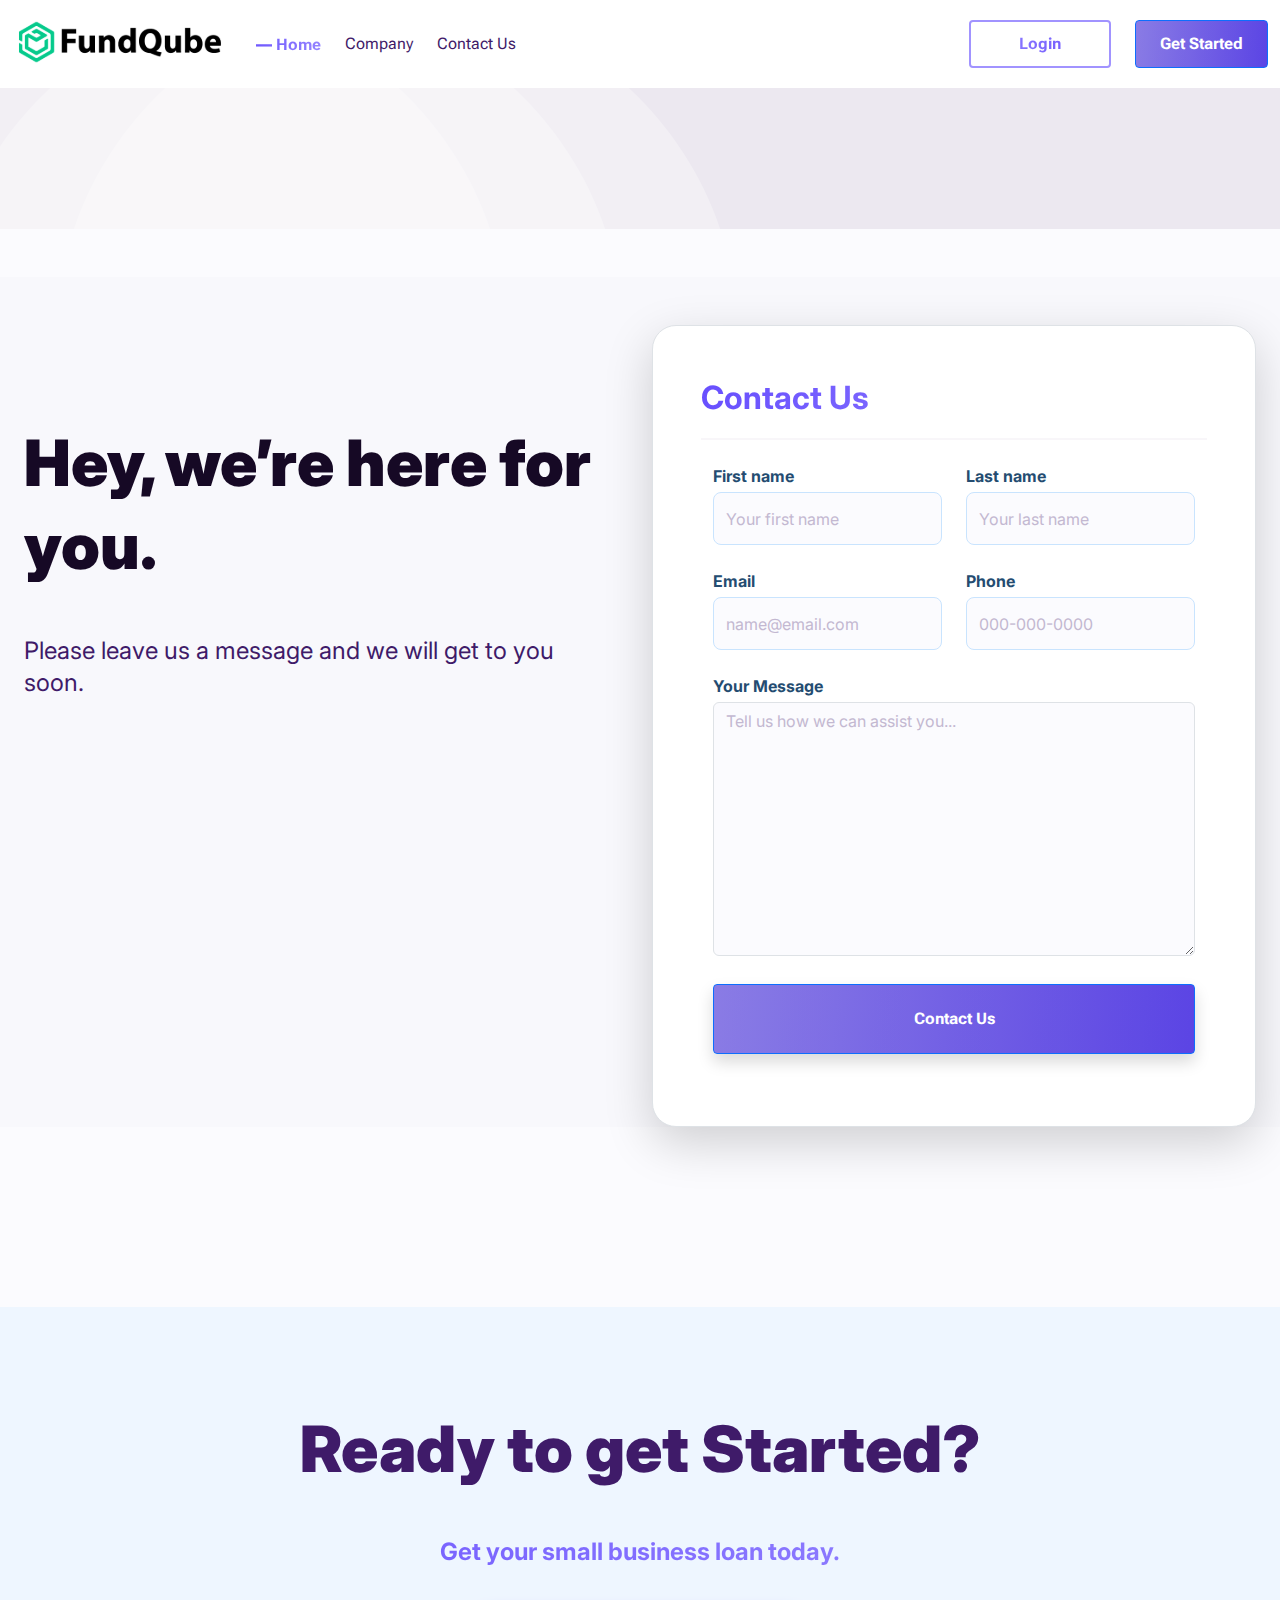
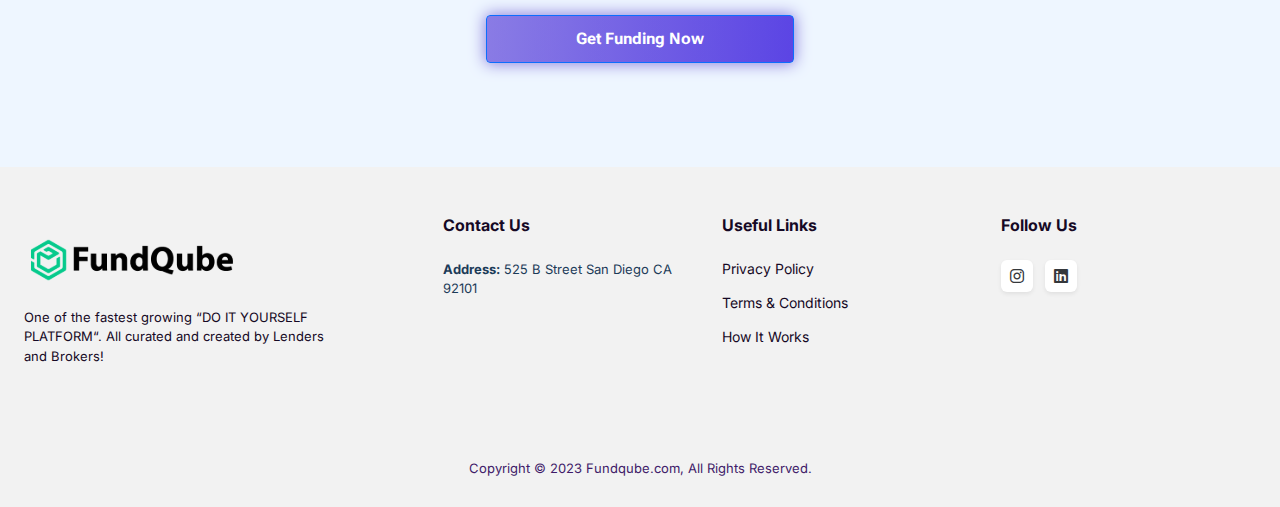
<file: contact-us.html>
<!doctype html>
<html lang="en">
<head>
<meta charset="utf-8" />
<meta name="viewport" content="width=device-width, initial-scale=1" />
<link rel="shortcut icon" href="images/favicon.png" type="image/x-icon" />
<title>Contact Us - FundQube</title>
<link href="https://cdn.jsdelivr.net/npm/bootstrap@5.3.2/dist/css/bootstrap.min.css" rel="stylesheet" />
<link href="https://cdnjs.cloudflare.com/ajax/libs/font-awesome/6.4.2/css/all.min.css" rel="stylesheet" />
<link href="css/custom.css" rel="stylesheet" />
</head>
<body>
<div class="blurlayer">
  <nav class="navbar navbar-expand-lg bg-white py-3 fixed-top z-5">
    <div class="container"> <a class="navbar-brand" href="index.html"><img src="images/logo.svg" alt="Logo" class="img-fluid" /></a>
      <button class="navbar-toggler" type="button" data-bs-toggle="collapse" data-bs-target="#navbarSupportedContent" aria-controls="navbarSupportedContent" aria-expanded="false" aria-label="Toggle navigation"> <span class="navbar-toggler-icon"></span> </button>
      <div class="collapse navbar-collapse" id="navbarSupportedContent">
        <ul class="navbar-nav me-auto mb-2 mb-lg-0">
         <li class="nav-item"> <a class="nav-link active" aria-current="page" href="index.html"><strong>&mdash;</strong> Home</a> </li>
          <li class="nav-item"> <a class="nav-link" href="about-us.html" role="button" > <strong>&mdash;</strong> Company </a>
          </li>
          <li class="nav-item"> <a class="nav-link" href="contact-us.html"><strong>—</strong> Contact Us</a> </li>
          <!--<li class="nav-item"> <a class="nav-link" href="javascript:;"><strong>—</strong> Blog</a> </li>-->
        </ul>
        <form class="d-flex gap-4" role="search">
            <a href="login.html" class="btn btn-secondary px-lg-5 px-md-3 px-sm-2 centered-anchor">Login</a>
            <a href="get-started.html" class="btn btn-primary px-lg-4 px-md-3 px-sm-2 centered-anchor">Get Started</a>
        </form>
      </div>
    </div>
  </nav>
  
  <!-- Top Navigation Code Ends Here -->

  <section class="common-baner"></section>
  
  <section class="main-banner position-relative d-flex align-items-center mt-0 sub-pages pt-5 mt-5">
    <div class="container">
      <div class="row">
        <div class="col-md-6 pe-md-5 pt-5 mt-md-5">
          <h1 class="fw-900 line-height-1-3 text-custom2">Hey, we’re here for you.</h1>
          <p class="d-block pt-5 fs-24 line-height-1-3 mb-4">Please leave us a message and we will get to you soon.</p>
        </div>
        <div class="col-md-6">
          <div class="bg-white radius-24 shadow-lg border p-5 contact-us">
            <h2 class="secondary-color fs-32 fw-700 line-height-1-5">Contact Us</h2>
            <hr />
            <div class="row mt-4">
              <div class="col-sm-6">
                <div class="mb-4 mt-1">
                  <label class="form-label fs-16 fw-700">First name</label>
                  <input type="text" class="form-control py-2" placeholder="Your first name" />
                </div>
              </div>
              <div class="col-sm-6">
                <div class="mb-4 mt-1">
                  <label class="form-label fs-16 fw-700">Last name</label>
                  <input type="text" class="form-control" placeholder="Your last name" />
                </div>
              </div>
              <div class="col-sm-6">
                <div class="mb-4 mt-1">
                  <label class="form-label fs-16 fw-700">Email</label>
                  <input type="text" class="form-control" placeholder="name@email.com" />
                </div>
              </div>
              <div class="col-sm-6">
                <div class="mb-4 mt-1">
                  <label class="form-label fs-16 fw-700">Phone</label>
                  <input type="text" class="form-control" placeholder="000-000-0000" />
                </div>
              </div>
              <div class="col-12">
                <div class="mb-4 mt-1">
                  <label class="form-label fs-16 fw-700">Your Message</label>
                  <textarea class="form-control" placeholder="Tell us how we can assist you..." rows="10"></textarea>
                </div>
              </div>
              <div class="col-12">
                <div class="mb-4 mt-1">
                  <button class="btn btn-primary p-4 shadow w-100">Contact Us</button>
                </div>
              </div>
            </div>
          </div>
        </div>
      </div>
    </div>
  </section>
  
  <!-- Main Banner Code Ends Here -->
  <section class="ready py-5 section-top-space">
    <div class="container py-2">
      <div class="row">
        <div class="col-12 text-center">
          <h2 class="fw-900 text-primary mt-5">Ready to get Started?</h2>
          <p class="fs-24 fw-700 line-height-1-3 secondary-color my-5">Get your small business loan today.</p>
          <button class="btn btn-primary w-25 mb-5 b-shadow btn-canvas" data-bs-toggle="offcanvas" data-bs-target="#submitNow" aria-controls="submitNow"> Get Funding Now</button>
        </div>
      </div>
    </div>
  </section>
  
  <!-- Ready Sections Code Ends Here -->
  
  <footer class="pt-5 pb-3" style="background: #F2F2F2;">
    <div class="container">
      <div class="row">
        <div class="col-md-4 mt-4"> <a href="index.html"><img src="images/logo.svg" alt="Logo" class="img-fluid" /></a>
          <p class="mt-4 text-custom2 line-height-1-5">One of the fastest growing &ldquo;DO IT YOURSELF <br>
            PLATFORM&ldquo;. All curated and created by Lenders <br>
            and Brokers!</p>
        </div>
        <div class="col-md-8 p-0">
          <div class="row">
            <div class="col-md-4"> <strong class="fs-16 text-custom2 fw-700 line-height-1-3">Contact Us</strong>
              <p class="mt-4 text-custom line-height-1-5"><strong>Address:</strong> 525 B Street San Diego CA 92101</p>
            </div>
            <div class="col-md-4"> <strong class="fs-16 text-custom2 fw-700 line-height-1-3">Useful Links</strong>
              <ul class="mt-3">
                <li class="d-block py-2"><a href="javascript:;" class="fs-14 text-decoration-none line-height-1-3 text-custom2">Privacy Policy</a></li>
                <li class="d-block py-2"><a href="javascript:;" class="fs-14 text-decoration-none line-height-1-3 text-custom2">Terms &amp; Conditions</a></li>
                <li class="d-block py-2"><a href="javascript:;" class="fs-14 text-decoration-none line-height-1-3 text-custom2">How It Works</a></li>
              </ul>
            </div>
            <div class="col-md-4"> <strong class="fs-16 text-custom2 fw-700 line-height-1-3">Follow Us</strong>
              <ul class="mt-3">
                <!--<li class="d-inline-block py-2 me-2"><a href="javascript:;" class="d-block bg-white social rounded-2 shadow-sm text-center s1"><i class="fab fa-facebook"></i></a></li>-->
                <!--<li class="d-inline-block py-2 me-2"><a href="javascript:;" class="d-block bg-white social rounded-2 shadow-sm text-center s2"><i class="fab fa-twitter"></i></a></li>-->
                 <li class="d-inline-block py-2 me-2"><a href="https://instagram.com/fundqube?igshid=MzRlODBiNWFlZA==" target="blank" class="d-block bg-white social rounded-2 shadow-sm text-center s3"><i class="fab fa-instagram"></i></a></li>
                <li class="d-inline-block py-2"><a href="https://www.linkedin.com/company/www-fundqube-io/" target="blank" class="d-block bg-white social rounded-2 shadow-sm text-center s4"><i class="fab fa-linkedin"></i></a></li>
              </ul>
            </div>
          </div>
        </div>
      </div>
      <center class="mt-5 pt-5 mb-3">
        Copyright &copy; 2023 Fundqube.com, All Rights Reserved.
      </center>
    </div>
  </footer>
</div>
<div class="offcanvas offcanvas-end pt-5 pb-2 px-4" data-bs-backdrop="static" tabindex="-1" id="submitNow" aria-labelledby="submitNowLabel">
  <div class="offcanvas-header p-0 text-center d-block position-relative">
    <div class="d-block"> <img src="images/logo.svg" alt="Logo" width="123" class="img-fluid" />
      <h3 class="fs-24 fw-700 line-height-1-5 text-custom2 text-capitalize pt-5">apply now for early bird access</h3>
      <p class="fs-16 line-height-1-3">please let us know a lil more about your business<br />
        🤗 🎉 🍻</p>
      <button type="button" class="btn-close position-absolute end-0 top-0 mt-2" data-bs-dismiss="offcanvas" aria-label="Close"></button>
      <hr class="my-4" />
    </div>
  </div>
  <div class="offcanvas-body py-0">
    <div class="row mt-4">
      <div class="col-6">
        <div class="mb-3 mt-1">
          <label class="form-label fs-16 fw-700">First name</label>
          <input type="text" class="form-control" placeholder="Your first name" />
        </div>
      </div>
      <div class="col-6">
        <div class="mb-3 mt-1">
          <label class="form-label fs-16 fw-700">Last name</label>
          <input type="text" class="form-control" placeholder="Your last name" />
        </div>
      </div>
      <div class="col-12">
        <div class="mb-3 mt-1">
          <label class="form-label fs-16 fw-700">Business name</label>
          <input type="text" class="form-control" placeholder="Enter the name of your business" />
        </div>
      </div>
      <div class="col-12">
        <div class="mb-3 mt-1">
          <label class="form-label fs-16 fw-700">Phone</label>
          <input type="text" class="form-control" placeholder="000-000-0000" />
        </div>
      </div>
    </div>
    <div class="mt-5"> <strong class="secondary-color fs-16 fw-700 pt-4 d-block text-center">Ready to get started?</strong>
      <h2 class="text-primary pt-4 pb-5 fs-2 fw-500 text-center">How much money do you need?</h2>
      <div class="range-slider-box bg-white borde rounded-3 p-md-5 shadow-sm mt-5 mb-3"> <img src="images/logo.svg" alt="Logo" width="123" class="img-fluid text-center mx-auto d-block mb-2" />
        <h3 class="fw-600 fs-24 custom-color2 text-center">Loan Range</h3>
        <hr />
        <img src="images/range-slider.svg" alt="Range Slider Buildings" class="img-fluid mx-auto text-center d-block mt-2" />
        <div class="outerrainge w-100">
          <div id="slider-range2"></div>
          <div class="row mt-5 align-items-center">
            <div class="col-md-12 p-0">
              <div class="border rounded-3 p-2 w-100"> <strong class="fw500 fs-16 text-light">Loan amount:</strong> <br />
                <br />
                <span class="fw-600 fs-20 text-custom2" id="slider-range-value12"></span> </div>
            </div>
          </div>
        </div>
        <div class="text-center mt-5">
          <button class="btn btn-primary w-100 mt-4 rounded-pill b-shadow">Check Rates</button>
        </div>
        <small><i class="fs-14 line-height-1-5 secondary-color text-center mt-4 d-block">Ask us about how you can obtain gift Card</i></small> </div>
    </div>
  </div>
</div>
<script src="https://code.jquery.com/jquery-3.7.1.slim.min.js"></script> 
<script src="https://cdn.jsdelivr.net/npm/bootstrap@5.3.2/dist/js/bootstrap.bundle.min.js"></script> 
<script src="js/range-slider.js"></script> 
<script>
// Requires jQuery

// Initialize slider:
$(document).ready(function() {
  $(".btn-canvas").click(function () {
        $("body").toggleClass("blur"); // Toggle the blur class on the body
    });
    
    // Close the offcanvas when the close button is clicked
    $(".btn-close").click(function () {
        $("body").removeClass("blur"); // Remove the blur class from the body
    });
  $('.noUi-handle').on('click', function() {
    $(this).width(50);
  });
  var rangeSlider2 = document.getElementById('slider-range2');
  var moneyFormat2 = wNumb({
    decimals: 0,
    thousand: ',',
    prefix: '$'
  });
noUiSlider.create(rangeSlider2, {
    start: [0, 500000],
    step: 1,
    range: {
      'min': [25000],
      'max': [500000]
    },
    format: moneyFormat2,
    connect: true
  });
  
  // Set visual min and max values and also update value hidden form inputs
  rangeSlider2.noUiSlider.on('update', function(values, handle) {
    document.getElementById('slider-range-value12').innerHTML = values[0];
    document.getElementsByName('min-value').value = moneyFormat2.from(
      values[0]);
    document.getElementsByName('max-value').value = moneyFormat2.from(
      values[1]);
  });
});




$(window).scroll(function() {    
    var scroll = $(window).scrollTop();

     //>=, not <=
    if (scroll >= 10) {
        $("nav").addClass("shadow-sm");
    }
    else{
        $("nav").removeClass("shadow-sm");
    }
});
</script>
</body>
</html>
</file>
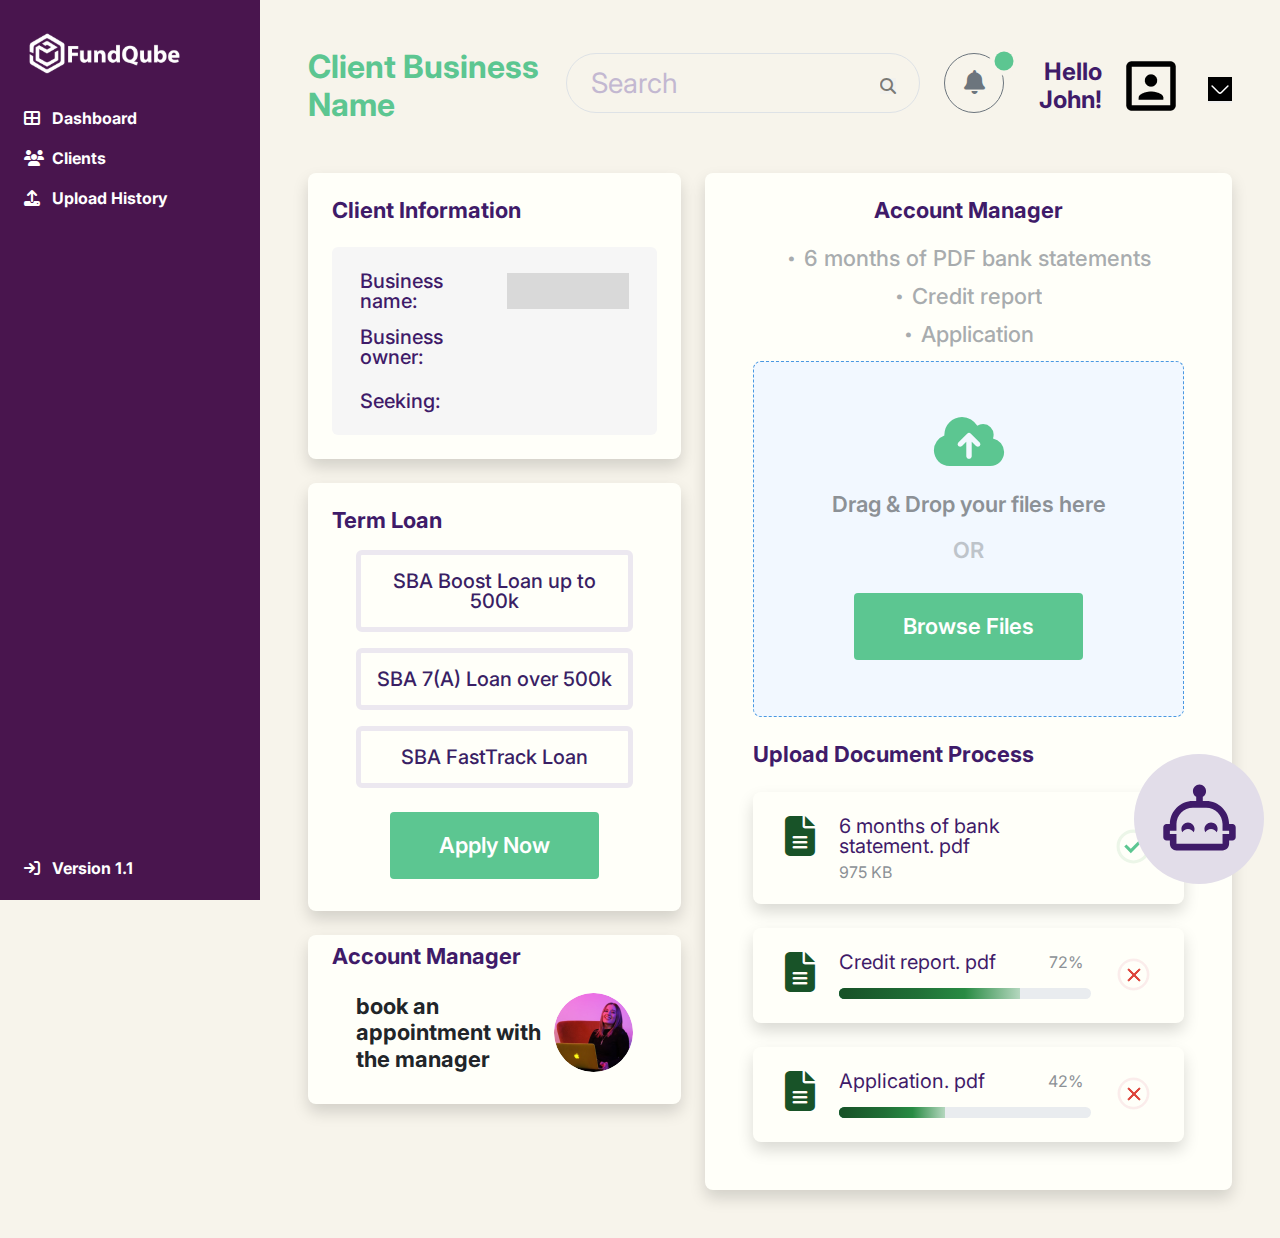
<file: dashboard.html>
<!doctype html>
<html lang="en">
<head>
<meta charset="utf-8" />
<meta name="viewport" content="width=device-width, initial-scale=1" />
<link rel="shortcut icon" href="images/favicon.png" type="image/x-icon" />
<title>Dashboard - FundQube</title>
<link href="https://cdn.jsdelivr.net/npm/bootstrap@5.3.2/dist/css/bootstrap.min.css" rel="stylesheet" />
<link href="https://cdnjs.cloudflare.com/ajax/libs/font-awesome/6.4.2/css/all.min.css" rel="stylesheet" />
<link href="css/custom.css" rel="stylesheet" />
</head>
<body class="dashboard-bg">

  <a href="javascript:;" class="position-fixed bottom-0 end-0 me-3 mb-3 bot rounded-circle d-block text-center pt-4 z-1"><img src="images/bot.svg" alt="Bot" /></a>
  
<div class="d-lg-flex align-items-stretch">
  <div class="sidebar h-100 position-relative">
    <aside class="sidebar p-4 position-fixed top-0 left-0 h-100">
      <a href="javascript:;"><img src="images/dashboard-logo.svg" alt="Logo" /></a>
      <ul>
        <li class="d-block my-4"><a href="javascript:;" class="fs-16 text-white text-decoration-none fw-700"><i class="fas fa-table-cells-large me-2"></i> Dashboard</a></li>
        <li class="d-block my-4"><a href="javascript:;" class="fs-16 text-white text-decoration-none fw-700"><i class="fas fa-users me-1"></i> Clients</a></li>
        <li class="d-block my-4"><a href="javascript:;" class="fs-16 text-white text-decoration-none fw-700"><i class="fas fa-upload me-2"></i> Upload History</a></li> 
      </ul>
      <ul class="position-absolute bottom-0">
        <li class="d-block my-4"><a href="javascript:;" class="fs-16 text-white text-decoration-none fw-700"><i class="fas fa-arrow-right-to-bracket me-2"></i> Version 1.1</a></li>
      </ul>
    </aside>
  <div class="main-content p-5">
    <div class="d-lg-flex justify-content-between align-items-center w-100 position-relative">
      <a href="javascrpt:;" class="hide-d p-2 rounded-2 bg-green menu-toggle text-white mb-4"><i class="fas fa-bars"></i></a>
      <h1 class="text-green fw-700 fs-32 md-space">Client Business Name</h1>
      <div class="right-side">
        <div class="d-md-flex gap-4">
          <div class="searc-bar position-relative">
            <input type="text" class="form-control rounded-pill py-2 ps-4 bg-transparent fs-28" placeholder="Search" />
            <button class="search-btn border-0 position-absolute top-50 end-0 translate-middle-y me-4 opacity-50"><i class="fa fa-search"></i></button>
          </div>
          <div class="dropdown notifications hide-m">
            <button class="btn btn-outline-secondary p-3 dropdown-toggle" type="button" data-bs-toggle="dropdown" aria-expanded="false"><i class="fa fa-bell fs-4"></i> <em class="position-absolute top-0 start-100 translate-middle me-4 d-block mt-2"></em></button>
            <ul class="dropdown-menu p-0 overflow-hidden border-0 shadow">
              <li><a class="dropdown-item p-3 fs-14" href="javascript:;"><i class="fa fa-angle-right me-2"></i> Notification 1</a></li>
              <li><a class="dropdown-item p-3 fs-14" href="javascript:;"><i class="fa fa-angle-right me-2"></i> Notification 2</a></li>
              <li><a class="dropdown-item p-3 fs-14" href="javascript:;"><i class="fa fa-angle-right me-2"></i> Notification 3</a></li>
            </ul>
          </div>
          <div class="d-flex align-items-center gap-3 hide-m">
            <h2 class="fs-24 fw-700 text-end">Hello John!</h2>
            <img src="images/user.png" alt="User" class="img-flui rounded-3" width="66" height="66" />
          </div>
          <div class="dropdown more mt-4 hide-m">
            <button class="border-0 dropdown-toggle" type="button" data-bs-toggle="dropdown" aria-expanded="false"><img src="images/arrow-header.svg" alt="Arrow" /></button>
            <ul class="dropdown-menu p-0 overflow-hidden border-0 shadow">
              <li><a class="dropdown-item p-3 fs-14" href="javascript:;"><i class="fa fa-angle-right me-2"></i> My Profile</a></li>
              <li><a class="dropdown-item p-3 fs-14" href="javascript:;"><i class="fa fa-angle-right me-2"></i> Settings</a></li>
              <li><a class="dropdown-item p-3 fs-14" href="javascript:;"><i class="fa fa-angle-right me-2"></i> Log Out</a></li>
            </ul>
          </div>
          <div class="hide-d duplicate">
            <div class="dropdown notifications">
              <button class="btn btn-outline-secondary p-3 dropdown-toggle" type="button" data-bs-toggle="dropdown" aria-expanded="false"><i class="fa fa-bell fs-4"></i> <em class="position-absolute top-0 start-100 translate-middle me-4 d-block mt-2"></em></button>
              <ul class="dropdown-menu p-0 overflow-hidden border-0 shadow">
                <li><a class="dropdown-item p-3 fs-14" href="javascript:;"><i class="fa fa-angle-right me-2"></i> Notification 1</a></li>
                <li><a class="dropdown-item p-3 fs-14" href="javascript:;"><i class="fa fa-angle-right me-2"></i> Notification 2</a></li>
                <li><a class="dropdown-item p-3 fs-14" href="javascript:;"><i class="fa fa-angle-right me-2"></i> Notification 3</a></li>
              </ul>
            </div>
            <div class="d-flex align-items-center gap-3">
              <h2 class="fs-24 fw-700 text-end">Hello John!</h2>
              <img src="images/user.png" alt="User" class="img-flui rounded-3" width="66" height="66" />
            </div>
            <div class="dropdown more mt-4">
              <button class="border-0 dropdown-toggle" type="button" data-bs-toggle="dropdown" aria-expanded="false"><img src="images/arrow-header.svg" alt="Arrow" /></button>
              <ul class="dropdown-menu p-0 overflow-hidden border-0 shadow">
                <li><a class="dropdown-item p-3 fs-14" href="javascript:;"><i class="fa fa-angle-right me-2"></i> My Profile</a></li>
                <li><a class="dropdown-item p-3 fs-14" href="javascript:;"><i class="fa fa-angle-right me-2"></i> Settings</a></li>
                <li><a class="dropdown-item p-3 fs-14" href="javascript:;"><i class="fa fa-angle-right me-2"></i> Log Out</a></li>
              </ul>
            </div>
          </div>
        </div>
      </div>
    </div>

    <div class="row d-lg-flex mt-4">
      <div class="col-lg-5 ps-lg-0">

        <div class="common-boxes shadow p-4 rounded-3 mt-4">
          <h3 class="fs-22 fw-700">Client Information </h3>
          <div class="client-box rounded-2 mt-4 py-4 px-3">
            <div class="row d-flex align-items-center">
              <div class="col-md-6">
                <label class="fw-500 fs-20">Business name:</label>
              </div>
              <div class="col-md-6">
                <input type="text" class="form-control w-100 rounded-0 border-0" />
              </div>
            </div>
            <div class="row d-flex align-items-center mt-3">
              <div class="col-md-6">
                <label class="fw-500 fs-20">Business owner:</label>
              </div>
              <div class="col-md-6">
                
              </div>
            </div>
            <div class="row d-flex align-items-center mt-4">
              <div class="col-md-6">
                <label class="fw-500 fs-20">Seeking:</label>
              </div>
              <div class="col-md-6">
                
              </div>
            </div>
          </div>
        </div>

        <div class="common-boxes shadow p-4 rounded-3 mt-4">
          <h3 class="fs-22 fw-700">Term Loan </h3>
          <div class="terms px-md-4 text-center">
            <a href="javascript:;" class="pills-btn fs-20 fw-500 text-decoration-none text-dashboard w-100 p-3 d-block rounded-2 text-center mt-3">SBA Boost Loan up to 500k</a>
            <a href="javascript:;" class="pills-btn fs-20 fw-500 text-decoration-none text-dashboard w-100 p-3 d-block rounded-2 text-center mt-3">SBA 7(A) Loan over 500k</a>
            <a href="javascript:;" class="pills-btn fs-20 fw-500 text-decoration-none text-dashboard w-100 p-3 d-block rounded-2 text-center mt-3">SBA FastTrack Loan</a>
            <button class="btn bg-green py-3 px-5 fs-22 fw-600 text-white mt-4 mb-2">Apply Now</button>
          </div>
        </div>

        <div class="common-boxes shadow px-4 py-2 rounded-3 mt-4">
          <h3 class="fs-22 fw-700">Account Manager </h3>
          <div class="d-flex justify-content-between my-4 align-items-center px-md-4">
            <h3 class="fs-22 fw-700 text-dark">book an appointment with the manager </h3>
            <img src="images/manager.png" alt="Manager" class="img-fluid rounded-circle" width="79" height="79" />
          </div>
        </div>

      </div>
      <div class="col-lg-7 pe-lg-0">

        <div class="common-boxes shadow py-4 px-5 rounded-3 mt-4 text-center">
          <h3 class="fs-22 fw-700">Account Manager </h3>
          <ul class="mt-4">
            <li class="my-3 d-flex align-items-center justify-content-center"><span class="fs-1 text-light opacity-75 me-2 mt-n1">.</span> <p class="fs-22 fw-500 text-light opacity-75">6 months of PDF bank statements</p></li>
            <li class="my-3 d-flex align-items-center justify-content-center"><span class="fs-1 text-light opacity-75 me-2 mt-n1">.</span> <p class="fs-22 fw-500 text-light opacity-75">Credit report</p></li>
            <li class="my-3 d-flex align-items-center justify-content-center"><span class="fs-1 text-light opacity-75 me-2 mt-n1">.</span> <p class="fs-22 fw-500 text-light opacity-75">Application</p></li>
          </ul>

          <div class="dropzone rounded-3 p-5 mt-2">
            <a href="javascript:;" class="text-green text-decoration-none display-4"><i class="fa fa-cloud-upload"></i></a>
            <div class="clearfix"></div>
            <strong class="fs-22 fw-600 text-light my-3 d-block">Drag & Drop your files here</strong>
            <strong class="fs-22 fw-600 text-light my-4 d-block text-uppercase opacity-50">OR</strong>
            <button class="btn bg-green py-3 px-5 fs-22 fw-600 text-white mt-2 mb-2">Browse Files</button>
          </div>

          <div class="text-start uploded">
            <h3 class="fs-22 fw-700 mt-4">Upload Document Process</h3>
            <div class="shadow rounded-3 p-4 mt-4">
              <div class="d-flex align-items-center justify-content-between px-md-2">
                <div class="d-flex gap-4">
                  <i class="fas fa-file-alt fs-1"></i>
                  <div class="file-text">
                    <p class="fs-20">6 months of bank statement. pdf</p>
                    <small class="fs-16 text-light mt-2 d-block">975 KB</small>
                  </div>
                </div>
                <a href="javascript:;" class="text-decoration-none ms-md-4"><img src="images/yes.svg" alt="Icon" /></a>
              </div>
            </div>
            <div class="shadow rounded-3 p-4 mt-4">
              <div class="d-flex align-items-center justify-content-between px-md-2">
                <div class="d-flex gap-4 w-100">
                  <i class="fas fa-file-alt fs-1"></i>
                  <div class="file-text w-100">
                    <div class=" d-flex align-items-center justify-content-between w-100">
                      <p class="fs-20">Credit report. pdf</p>
                      <small class="fs-16 text-light me-2 d-block">72%</small>
                    </div>
                    <div class="mt-3">
                      <div class="progress w-100" role="progressbar" aria-label="Success example" aria-valuenow="72" aria-valuemin="0" aria-valuemax="100">
                        <div class="progress-bar bg-success" style="width: 72%"></div>
                      </div>
                    </div>
                  </div>
                </div>
                <a href="javascript:;" class="text-decoration-none ms-md-4"><img src="images/no.svg" alt="Icon" /></a>
              </div>
            </div>
            <div class="shadow rounded-3 p-4 mt-4 mb-4">
              <div class="d-flex align-items-center justify-content-between px-md-2">
                <div class="d-flex gap-4 w-100">
                  <i class="fas fa-file-alt fs-1"></i>
                  <div class="file-text w-100">
                    <div class=" d-flex align-items-center justify-content-between w-100">
                      <p class="fs-20">Application. pdf</p>
                      <small class="fs-16 text-light me-2 d-block">42%</small>
                    </div>
                    <div class="mt-3">
                      <div class="progress w-100" role="progressbar" aria-label="Success example" aria-valuenow="42" aria-valuemin="0" aria-valuemax="100">
                        <div class="progress-bar bg-success" style="width: 42%"></div>
                      </div>
                    </div>
                  </div>
                </div>
                <a href="javascript:;" class="text-decoration-none ms-md-4"><img src="images/no.svg" alt="Icon" /></a>
              </div>
            </div>
          </div>
        </div>
      </div>
    </div>
  </div>
</div>

<script src="https://code.jquery.com/jquery-3.7.1.slim.min.js"></script> 
<script src="https://cdn.jsdelivr.net/npm/bootstrap@5.3.2/dist/js/bootstrap.bundle.min.js"></script> 
<script>
  $('.menu-toggle').click(function(){
    $('aside.sidebar').toggleClass("show");
    $('.main-content').toggleClass("show");
  });
</script>
</body>
</html>
</file>
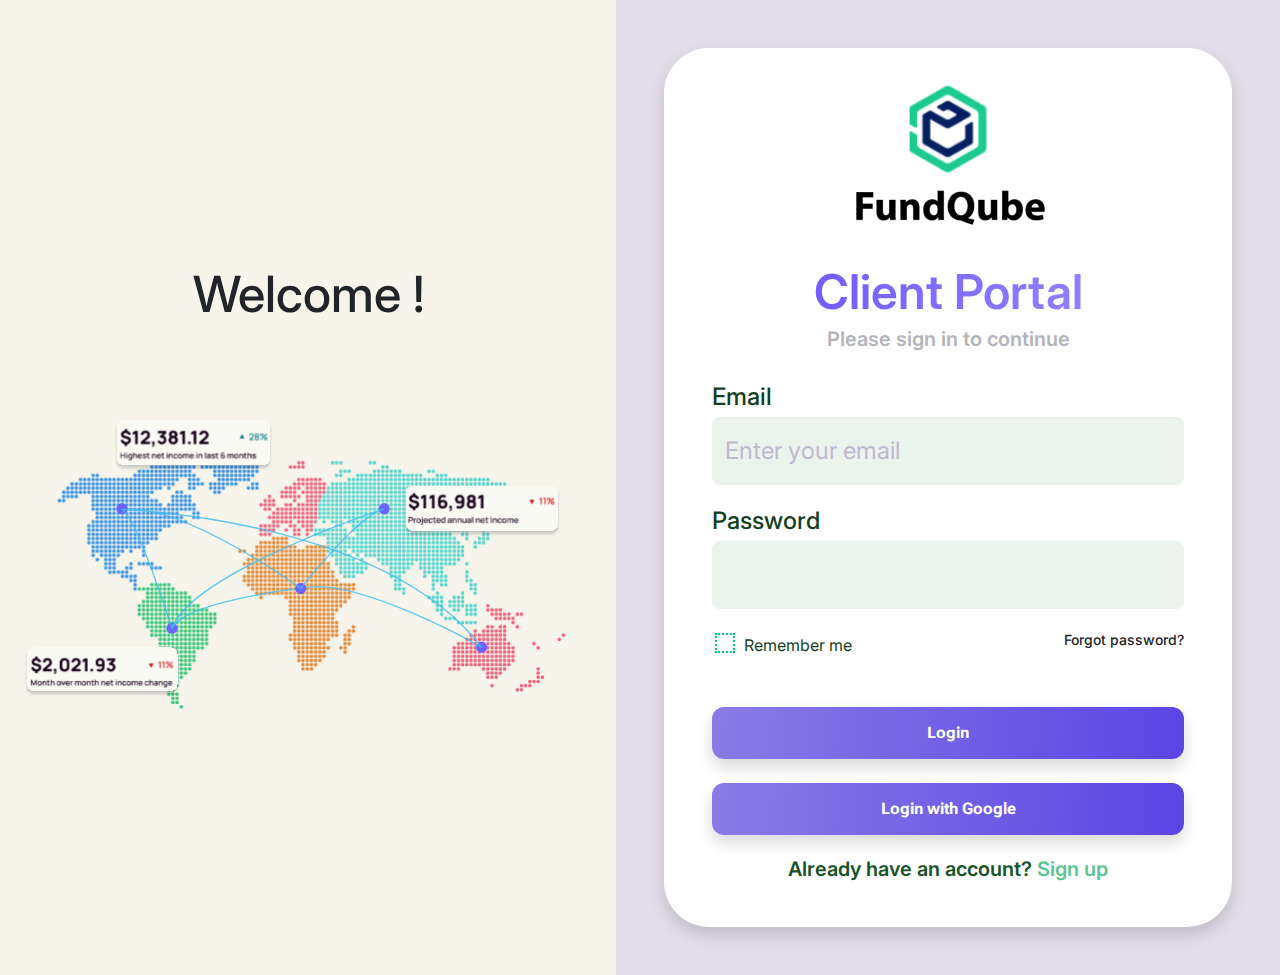
<file: login.html>
<!doctype html>
<html lang="en">
<head>
<meta charset="utf-8" />
<meta name="viewport" content="width=device-width, initial-scale=1" />
<link rel="shortcut icon" href="images/favicon.png" type="image/x-icon" />
<title>Login - FundQube</title>
<link href="https://cdn.jsdelivr.net/npm/bootstrap@5.3.2/dist/css/bootstrap.min.css" rel="stylesheet" />
<link href="https://cdnjs.cloudflare.com/ajax/libs/font-awesome/6.4.2/css/all.min.css" rel="stylesheet" />
<link href="css/custom.css" rel="stylesheet" />
</head>
<body>
  
<div class="d-md-flex align-items-stretch">
  <div class="lhs text-center d-flex align-items-center p-4 col-md">
    <div>
      <h1 class="fs-50 text-dark pb-5 mb-5">Welcome !</h1>
      <img src="images/login-signup.svg" alt="Login-sgnup BG" class="img-fluid" />
    </div>
  </div>
  <div class="rhs d-flex align-items-center col-md p-5">
    <div class="w-100">
      <div class="form-box bg-white py-4 px-5 shadow">
        <div class="text-center">
          <a href="javascript:;" class="my-2 d-block"><img src="images/login-logo.svg" alt="Logo" class="img-fluid" /></a>
          <h2 class="fs-48 secondary-color fw-600 mt-4 mb-2">Client Portal</h2>
          <strong class="fs-20 fw-600">Please sign in to continue</strong><br /><br /><br />
        </div>
        <div class="mb-4 mt-1">
          <label class="form-label fs-24 fw-500">Email</label>
          <input type="text" class="form-control rounded-3 fs-24 text-light" placeholder="Enter your email" />
        </div>
        <div class="mb-4 mt-1">
          <label class="form-label fs-24 fw-500">Password</label>
          <input type="password" class="form-control rounded-3" />
        </div>
        <div class="mb-4 mt-1">
          <div class="d-flex justify-content-between">
            <div class="form-check">
              <input class="form-check-input mt-0 fs-14 text-dark fw-500 rounded-0" type="checkbox" value="" id="flexCheckDefault" />
              <label class="form-check-label mt-1 ms-2" for="flexCheckDefault"> Remember me</label>
            </div>
            <a href="javascript:;" class="fs-14 fw-500 text-decoration-none text-dark">Forgot password?</a>
          </div>
        </div>
        <div class="col-12">
          <div class="mb-4 mt-5">
            <!--<button class="btn btn-primary p-3 shadow w-100 border-0">Login</button>-->
            <a href="dashboard.html" class="btn btn-primary p-3 shadow w-100  border-0 centered-anchor" style="border-radius: 12px !important;">Login</a>
            <button class="btn btn-primary p-3 shadow w-100 border-0 mt-4">Login with Google</button>
          </div>
          <b class="fs-20 fw-600 my-4 d-block text-center">Already have an account? <a class="text-decoration-none" href="signup.html">Sign up</a></b>
        </div>
      </div>
    </div>
  </div>
</div>

<script src="https://code.jquery.com/jquery-3.7.1.slim.min.js"></script> 
<script src="https://cdn.jsdelivr.net/npm/bootstrap@5.3.2/dist/js/bootstrap.bundle.min.js"></script> 
</body>
</html>
</file>
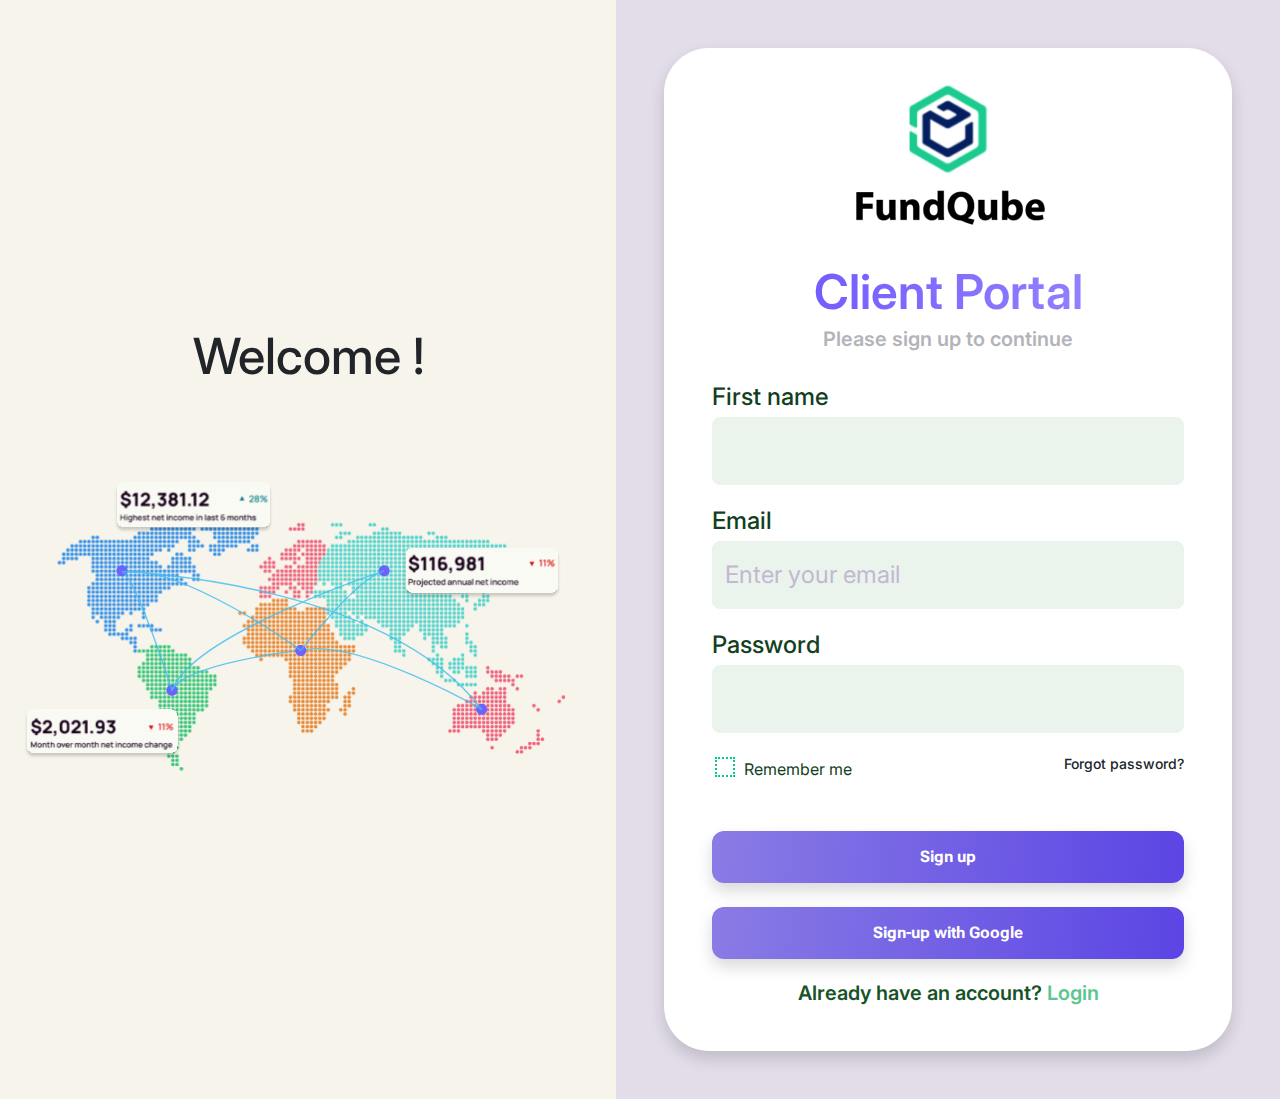
<file: signup.html>
<!doctype html>
<html lang="en">
<head>
<meta charset="utf-8" />
<meta name="viewport" content="width=device-width, initial-scale=1" />
<link rel="shortcut icon" href="images/favicon.png" type="image/x-icon" />
<title>Sign Up - FundQube</title>
<link href="https://cdn.jsdelivr.net/npm/bootstrap@5.3.2/dist/css/bootstrap.min.css" rel="stylesheet" />
<link href="https://cdnjs.cloudflare.com/ajax/libs/font-awesome/6.4.2/css/all.min.css" rel="stylesheet" />
<link href="css/custom.css" rel="stylesheet" />
</head>
<body>
  
<div class="d-md-flex align-items-stretch">
  <div class="lhs text-center d-flex align-items-center p-4 col-md">
    <div>
      <h1 class="fs-50 text-dark pb-5 mb-5">Welcome !</h1>
      <img src="images/login-signup.svg" alt="Login-sgnup BG" class="img-fluid" />
    </div>
  </div>
  <div class="rhs d-flex align-items-center col-md p-5">
    <div class="w-100">
      <div class="form-box bg-white py-4 px-5 shadow">
        <div class="text-center">
          <a href="javascript:;" class="my-2 d-block"><img src="images/login-logo.svg" alt="Logo" class="img-fluid" /></a>
          <h2 class="fs-48 secondary-color fw-600 mt-4 mb-2">Client Portal</h2>
          <strong class="fs-20 fw-600">Please sign up to continue</strong><br /><br /><br />
        </div>
        <div class="mb-4 mt-1">
          <label class="form-label fs-24 fw-500">First name</label>
          <input type="text" class="form-control rounded-3" />
        </div>
        <div class="mb-4 mt-1">
          <label class="form-label fs-24 fw-500">Email</label>
          <input type="text" class="form-control rounded-3 fs-24 text-light" placeholder="Enter your email" />
        </div>
        <div class="mb-4 mt-1">
          <label class="form-label fs-24 fw-500">Password</label>
          <input type="password" class="form-control rounded-3" />
        </div>
        <div class="mb-4 mt-1">
          <div class="d-flex justify-content-between">
            <div class="form-check">
              <input class="form-check-input mt-0 fs-14 text-dark fw-500 rounded-0" type="checkbox" value="" id="flexCheckDefault" />
              <label class="form-check-label mt-1 ms-2" for="flexCheckDefault"> Remember me</label>
            </div>
            <a href="javascript:;" class="fs-14 fw-500 text-decoration-none text-dark">Forgot password?</a>
          </div>
        </div>
        <div class="col-12">
          <div class="mb-4 mt-5">
            <button class="btn btn-primary p-3 shadow w-100 border-0">Sign up</button>
            <button class="btn btn-primary p-3 shadow w-100 border-0 mt-4">Sign-up with Google</button>
          </div>
          <b class="fs-20 fw-600 my-4 d-block text-center">Already have an account? <a class="text-decoration-none" href="login.html">Login</a></b>
        </div>
      </div>
    </div>
  </div>
</div>

<script src="https://code.jquery.com/jquery-3.7.1.slim.min.js"></script> 
<script src="https://cdn.jsdelivr.net/npm/bootstrap@5.3.2/dist/js/bootstrap.bundle.min.js"></script> 
</body>
</html>
</file>
<file: css/custom.css>
/* this is my custom CSS */
@import url('https://fonts.googleapis.com/css2?family=Inter:wght@100;200;300;400;500;600;700;800;900&display=swap');
@import url('https://fonts.googleapis.com/css2?family=Roboto+Flex:opsz,wght@8..144,100;8..144,200;8..144,300;8..144,400;8..144,500;8..144,600;8..144,700;8..144,800;8..144,900&display=swap');
* {
  margin: 0;
  padding: 0;
  outline: none !important;
  font-family: var(--primary-font-family);
  transition: all 0.4s;
}
:root{
  --primary-color:#3F1B69;
  --light-grey:#888;
  --grey:#505050;
  --black-color:#000;
  --primary-font-family:'Inter', sans-serif;
  --secondary-font-family:'Roboto Flex', sans-serif;
}
.secondary-color{
    background: linear-gradient(95deg, #6046FE -15.39%, #A193FF 110.23%);
    background-clip: text;
    -webkit-background-clip: text;
    -webkit-text-fill-color: transparent;
}
html, body, div, span, object, iframe, h1, h2, h3, h4, h5, h6, p, blockquote, pre, abbr, address, cite, code, del, dfn, em, img, ins, kbd, q, samp, small, strong, sub, sup, var, b, i, dl, dt, dd, ol, ul, li, fieldset, form, label, legend, table, caption, tbody, tfoot, thead, tr, th, td, article, aside, canvas, details, figcaption, figure, footer, header, hgroup, menu, nav, section, summary, time, mark, audio, video {
  margin: 0;
  padding: 0;
  border: 0;
  outline: 0;
  font-size: 100%;
  vertical-align: baseline;
  background: transparent;
  font-family: var(--primary-font-family);
}
h1, h2, h3, h4, h5, h6 {
  font-family: var(--primary-font-family);
}
.row {
  margin-left: 0;
  margin-right: 0;
}
html{
  overflow-x: hidden;
  overflow-y: auto;
}
body, html {
  line-height: 1;
  color: #3F1B69;
  background-color: #FBFBFE;
  font-size: 16px;
  font-family: var(--secondary-font-family);
}
article, aside, details, figcaption, figure, footer, header, hgroup, menu, nav, section, center {
  display: block;
}
nav ul, ul {
  list-style-type: none;
  list-style: none;
}
blockquote, q {
  quotes: none;
}
blockquote:before, blockquote:after, q:before, q:after {
  content: '';
  content: none;
}
a {
  margin: 0;
  padding: 0;
  font-size: 100%;
  vertical-align: baseline;
  background: transparent;
}
ins {
  background-color: #ff9;
  color: #000;
  text-decoration: none;
}
mark {
  background-color: #ff9;
  color: #000;
  font-style: italic;
  font-weight: bold;
}
hr {
  display: block;
  height: 1px;
  border: 0;
  border-top: 1px solid #cccccc;
  margin: 1em 0;
  padding: 0;
}
.container, .container-lg, .container-md, .container-sm, .container-xl, .container-xxl{
  max-width: 1190px;
}
button {
  vertical-align: middle;
}
.btn{
    min-height:48px;
    border-radius:4px !important;
}
.btn-primary{
    background: linear-gradient(0deg, rgba(0, 0, 0, 0.10) 0%, rgba(0, 0, 0, 0.10) 100%), linear-gradient(95deg, #A193FF -15.39%, #6046FE 110.23%);
    color:#FFF;
    font-size: 16px;
    font-weight: 700;
    line-height: 20px;
    font-family: var(--secondary-font-family);
}
.btn-primary:hover, .btn-primary:active, .btn-primary:focus{
    background: linear-gradient(0deg, rgba(0, 0, 0, 0.10) 0%, rgba(0, 0, 0, 0.10) 100%), linear-gradient(95deg, #6046FE -15.39%, #A193FF 110.23%);
    color:#FFF;
}
.btn-secondary{
    border: 2px solid #A193FF;
    background: var(--White-100, #FFF);
    font-size: 16px;
    font-weight: 700;
    line-height: 20px;
    font-family: var(--secondary-font-family);
    background: linear-gradient(95deg, #A193FF -15.39%, #6046FE 110.23%);
    background-clip: text;
    -webkit-background-clip: text;
    -webkit-text-fill-color: transparent;
}
.btn-secondary:hover, .btn-secondary:active, .btn-secondary:focus{
    border: 2px solid #6046FE;
}
.container{
    max-width: 1280px;
}
.line-height-1-3{
    line-height: 1.3;
}
.line-height-1-5{
    line-height: 1.5;
}
.line-height-1-8{
    line-height: 1.8;
}
.line-height-2{
    line-height: 2;
}
.fs-14{
    font-size:14px;
}
.fs-16{
    font-size:16px;
}
.fs-18{
    font-size:18px;
}
.fs-20{
    font-size:20px;
}
.fs-22{
    font-size:22px;
}
.fs-24{
    font-size:24px;
}
.fs-28{
    font-size:28px;
}
.fs-32{
    font-size:32px;
}
.fs-42{
    font-size:42px;
}
.fs-48{
    font-size:48px;
}
.fs-50{
    font-size:50px;
}
.fw-500{
    font-weight: 500;
}
.fw-600{
    font-weight: 600;
}
.fw-700{
    font-weight: 700;
}
.fw-900{
    font-weight: 900;
}
.text-primary{
    color:var(--primary-color) !important;
}
.text-custom{
    color: #1C3B58;
}
.text-custom2{
    color: #3F1B69;
}
.text-custom2{
    color: #160925;
}
.radius-24{
    border-radius: 24px;
}
.text-light{
    color:#8C9196 !important;
}
.text-green{
    color:#5CC691 !important;
}
.bg-green{
    background:#5CC691 !important;
}
.mt-n1{
    margin-top:-23px;
}
/***************************** Default CSS Ends Here *****************************/
.navbar-expand-lg .navbar-nav .nav-link{
    font-size: 16px;
    font-weight: 400;
    line-height: 20px;
    font-family: var(--secondary-font-family);
    color:var(--primary-color);
    padding:12px;
}
.navbar-expand-lg .navbar-nav .nav-link strong, .dropdown-toggle::after{
    display: none;
}
.navbar-nav .nav-link.active strong, .navbar-nav .nav-link.show strong{
    display: inline-block;
}
.navbar-nav .nav-link.active, .navbar-nav .nav-link.show{
    font-weight: 700 !important;
    background: linear-gradient(95deg, #6046FE -15.39%, #A193FF 110.23%);
    background-clip: text;
    -webkit-background-clip: text;
    -webkit-text-fill-color: transparent;
}
.navbar-expand-lg .navbar-nav .nav-link i{
    vertical-align: -3px;
    font-size:13px;
}
.section-top-space{
    margin-top:180px;
}
/******************************Top Navigation CSS Ends Here********************************/
.main-banner{
    margin-top: 88px;
    min-height: 650px;
    background: #f8f8fc;
}
.main-banner h1, .ready h2{
    font-size: 64px;
}
.main-banner h1 span::before{
    content:'';
    position: absolute;
    bottom: -6px;
    left: 0;
    right:0;
    display: block;
    width: 239px;
    height: 17px;
    background:url(../images/line.svg) no-repeat center center;
}
.how-it-works h3{
    background:url(../images/counter-bg.svg) no-repeat center center;
    width: 64px;
    height: 64px;
    line-height: 63px;
}
.how-it-works .row.position-relative::before{
    content:'';
    display: block;
    position: absolute;
    background:url(../images/v-line.svg) no-repeat center center;
    width: 1px;
    height:74px;
    left: 44px;
    bottom: -28px;
}
.stay-the-course{
    background:url(../images/slider-bg.svg) no-repeat left top;
}
.outerrainge {
    width:80%;
    margin: auto;
}

.noUi-target {
  position: relative;
  direction: ltr;
}

.noUi-base {
  width: 95%;
  height: 100%;
  position: relative;
  z-index: 1;
/* Fix 401 */
}

.noUi-origin {
  position: absolute;
  right: 0;
  top: 0;
  left: 0;
  bottom: 0;
}

.noUi-handle {
  position: relative;
  z-index: 1;
}

.noUi-stacking .noUi-handle {

  z-index: 10;
}

.noUi-state-tap .noUi-origin {
  -webkit-transition: left 0.3s,top .3s;
  transition: left 0.3s,top .3s;
}

.noUi-state-drag * {
  cursor: inherit !important;
}

/* Painting and performance;
 * Browsers can paint handles in their own layer.
 */
.noUi-base,.noUi-handle {
  -webkit-transform: translate3d(0,0,0);
  transform: translate3d(0,0,0);
}

/* Slider size and handle placement;
 */
.noUi-horizontal {
  height: 8px;
}

.noUi-horizontal .noUi-handle {
  width: 48px;
  height: 48px;
  background: url(../images/slider-handle.svg) no-repeat center center;
  left: -7px;
  top: -18px;
}

/* Styling;
 */
.noUi-background {
  background: #D6D7D9;
}

.noUi-connect {
  background: #458FFF;
  -webkit-transition: background 450ms;
  transition: background 450ms;
}

.noUi-origin {
  border-radius: 2px;
}

.noUi-target {
  border-radius: 2px;
}

.noUi-draggable {
  cursor: w-resize;
}

.noUi-vertical .noUi-draggable {
  cursor: n-resize;
}

.noUi-handle {
  cursor: default;
  -webkit-box-sizing: content-box !important;
  -moz-box-sizing: content-box !important;
  box-sizing: content-box !important;
}
.combine-sections{
    background:url(../images/faqs-bg.png) no-repeat left center;
}
.accordion-item{
    border:none;
    border-radius: 4px;
    background: #FBFBFE;
    overflow: hidden;
    box-shadow: 0px 2px 10px 0px rgba(0, 0, 0, 0.10), 0px 0px 2px 0px rgba(0, 0, 0, 0.20);
}
.accordion-button:not(.collapsed){
    background:#EEF6FF;
    box-shadow: none;
}
.accordion-button::after, .accordion-button:not(.collapsed)::after{
    width:20px;
    height: 20px;
    background:url(../images/arrow.svg) no-repeat center center;
}
.ready{
    background:#EEF6FF;
}
.b-shadow{
    box-shadow:0 0 15px 1px #8b7edb ;
}
.faqs ul{
    list-style-type: disc;
}
/***************************Main Content CSS Ends Here***********************/
footer p, footer center{
    font-size:13px;
}
.social{
    width:32px;
    height: 32px;
    line-height: 32px;
}
.s1{
    color:#475993;
}
.s2{
    color:#03A9F4;
}
.s3{
    color:#35383C;
}
.s4{
    color:#35383C;
}
/***************************Footer CSS Ends Here***********************/
.offcanvas.show{
    width:590px; 
}
.offcanvas-backdrop.show::before{
    content:'';
    position: fixed;
    left:0;
    right:0;
    top: 0;
    bottom: 0;
}
.blur .blurlayer {
    filter: blur(4px); 
    transition: filter 0.3s ease-in-out;
}
hr{
    border-top:2px solid #E2DDE9;
}
.offcanvas-body label, .contact-us label{
    color:#244C71;
}
.offcanvas-body input, .contact-us input{
    border-radius: 8px;
    border: 1px solid #C9E4FE;
    background: #FBFBFE;
    height: 53px;
    font-size:16px;
}
textarea{
    border-radius: 8px;
    border: 1px solid #C9E4FE;
    background: #FBFBFE !important;
    font-size:16px;
    resize: vertical;
}
textarea:focus{
    background:#FFF !important;
}
::placeholder{
    color:#C3B8D1 !important;
}
.rounded-pill {
    border-radius: var(--bs-border-radius-pill)!important;
}
.mw-273{
    min-width: 273px;
    margin: 0 -30px 0 -30px;
}
/****************Main Canvas CSS Ends Here*********************/
.common-baner{
    background: url(../images/banner.svg) no-repeat center top;
    height: 141px;
    width: 1005;
    background-size: cover;
    margin-top: 88px;
}
.sub-pages{
    margin: auto;
}
.our-team .team-member{
    background:url(../images/teams-bg.svg) no-repeat center center #ECE8F0;
    border: 4px solid rgba(96, 70, 254, 0.04);
}
/*************Login Dashboard CSS Starts Form Here***************/
.lhs, .dashboard-bg{
    background:#F7F4EB;
}
.rhs{
    background:#E2DDE9;
}
.form-box{
    border-radius:45px;
}
.form-box strong{
    color:#B3B4B9;
}
.form-box label{
    color:#123F1E;
}
.form-box input[type="text"], .form-box input[type="password"]{
    height:68px;
    background: #EAF3EC;
    border-color:#EAF3EC;
}
.form-box .form-check input{
    border: 2px dotted #00CA8F;
    width: 20px;
    height: 20px;
}
.form-box button{
    border-radius:12px !important;
}
.form-box b{
    color:#185328;
}
.form-box b a{
    color:#5CC691;
}
aside.sidebar{
    background:#49154E;
    width:260px;
  }
  .main-content {
    margin-left: 260px;
    flex:1;
  }
.notifications .btn{
    border-radius:50% !important;
    height: 60px;
    width: 60px;
}
.notifications .btn em{
    width:19px;
    box-shadow:0 0 1px 5px #F7F4EB;
    height: 19px;
    background: #5CC691;
    border-radius:50%;
}
.common-boxes{
    background:#FFFFF9;
}
.client-box{
    background:#F6F6F6;
}
.client-box input{
    background: #D9D9D9;
}
.text-dashboard{
    color:#3A1F65
}
.pills-btn{
    border:5px solid #ECE8F0;
}
.dropzone{
    background:#F2F8FF;
    border: 1px dashed #4998E2;
}
.progress{
    height:11px;
}
.progress .bg-success{
    background: linear-gradient(90deg, #185328 3.64%, #206F36 43.46%, #288B43 69.5%, #BCDBC5 101.66%);
}
.uploded .fa-file-alt{
    color:#185328;
}
.bot{
    background:#E2DDE9;
    height: 130px;
    width: 130px;
}
.hide-d{
    display:none !important;
}
/*************Login Dashboard CSS Ends Here***************/
@media (min-width:766px) and (max-width:1200px){
    .fs-14{
        font-size:12px;
    }
    .fs-16{
        font-size:14px;
    }
    .fs-18{
        font-size:16px;
    }
    .fs-20{
        font-size:16px;
    }
    .fs-24{
        font-size:20px;
    }
    .fs-32{
        font-size:27px;
    }
    .fs-42{
        font-size:35px;
    }
    .fs-48, .main-banner h1, .ready h2{
        font-size:38px;
    }
    .main-banner{
        min-height: 400px;
    }
    .main-banner img{
        width: 50%;
    }
    .main-banner h1 span::before{
        display:none !important;
    }
    .how-it-works .col-10{
        padding-left:30px !important;
    }
    .section-top-space{
        margin-top: 50px;
    }
    /*************Login Dashboard CSS Starts Form Here***************/
    .hide-m{
        display:none !important;
    }
    .duplicate{
        display:flex !important;
        gap:20px;
    }
    .menu-toggle{
        display: none !important;
    }
    .client-box input{
        margin-top:10px;
    }
    .dropzone, .bg-green.btn, .common-boxes{
        padding:20px !important;
    }
    .bg-green{
        font-size:16px !important;
    }
    /*************Login Dashboard CSS Ends Here***************/
}
@media (max-width:767px){
    .fs-14{
        font-size:12px;
    }
    .fs-16{
        font-size:14px;
    }
    .fs-18{
        font-size:16px;
    }
    .fs-20{
        font-size:16px;
    }
    .fs-24{
        font-size:20px;
    }
    .fs-32{
        font-size:27px;
    }
    .fs-42{
        font-size:35px;
    }
    .fs-48, .main-banner h1, .ready h2{
        font-size:38px;
    }
    .main-banner{
        display: block !important;
    }
    .main-banner img{
        position: relative !important;
        transform: translateY(30px)!important;
    }
    .main-banner h1 span::before{
        display:none !important;
    }
    .how-it-works .col-10{
        padding-left:30px !important;
    }
    .section-top-space{
        margin-top: 50px;
    }
    .range-slider-box{
        padding:20px !important;
    }
    .w-25, .w-50{
        width:auto !important;
    }
    .outerrainge {
        width:100%;
        margin: auto 34px 0 0;
    }
    .noUi-base{
        width:100%;
    }
    .noUi-horizontal .noUi-handle.noUi-handle-upper{
        left: -43px !important;
    }
    .offcanvas-body .noUi-horizontal .noUi-handle.noUi-handle-upper {
        left: -19px !important;
    }
    /*************Login Dashboard CSS Starts Form Here***************/
    .form-box, .rhs{
        padding:30px !important;
    }
    .form-box ::placeholder{
        color: #AEAEAE !important;
    }
    aside.sidebar{
        width:0;
        opacity: 0;
    }
    aside.sidebar.show{
        width:260px;
        opacity: 1;
    }
    .main-content{
        margin-left:0;
        padding: 15px !important;
    }
    .main-content.show{
        margin-left: 260px;
    }
    
    .right-side .searc-bar{
        margin: 20px 0 !important;
    }
    .hide-m{
        display:none !important;
    }
    .duplicate{
        display:flex !important;
        gap:20px;
    }
    .menu-toggle{
        display: inline-block !important;
    }
    .client-box input{
        margin-top:10px;
    }
    .dropzone, .bg-green.btn, .common-boxes{
        padding:20px !important;
    }
    .bg-green{
        font-size:16px !important;
    }
    /*************Login Dashboard CSS Ends Here***************/
}
.accordion-item {
    /* Initial box-shadow styles */
    box-shadow: 0px 0px 2px 0px #00000033;
    transition: box-shadow 0.3s ease; /* Add a smooth transition effect */
}

.accordion-item:hover {
    /* Hover box-shadow styles */
    box-shadow: 0px 2px 10px 0px #0000001A;
}
    .noUi-horizontal .noUi-handle{
        left:-5px;
    }
    .offcanvas-body .noUi-base{
        width:91%;
    }
.centered-anchor {
    display: flex;
    align-items: center; /* Vertical center alignment */
    justify-content: center; /* Horizontal center alignment */
    height: 100%; /* Ensure full button height */
    text-align: center; /* Center text horizontally */
  }
</file>
